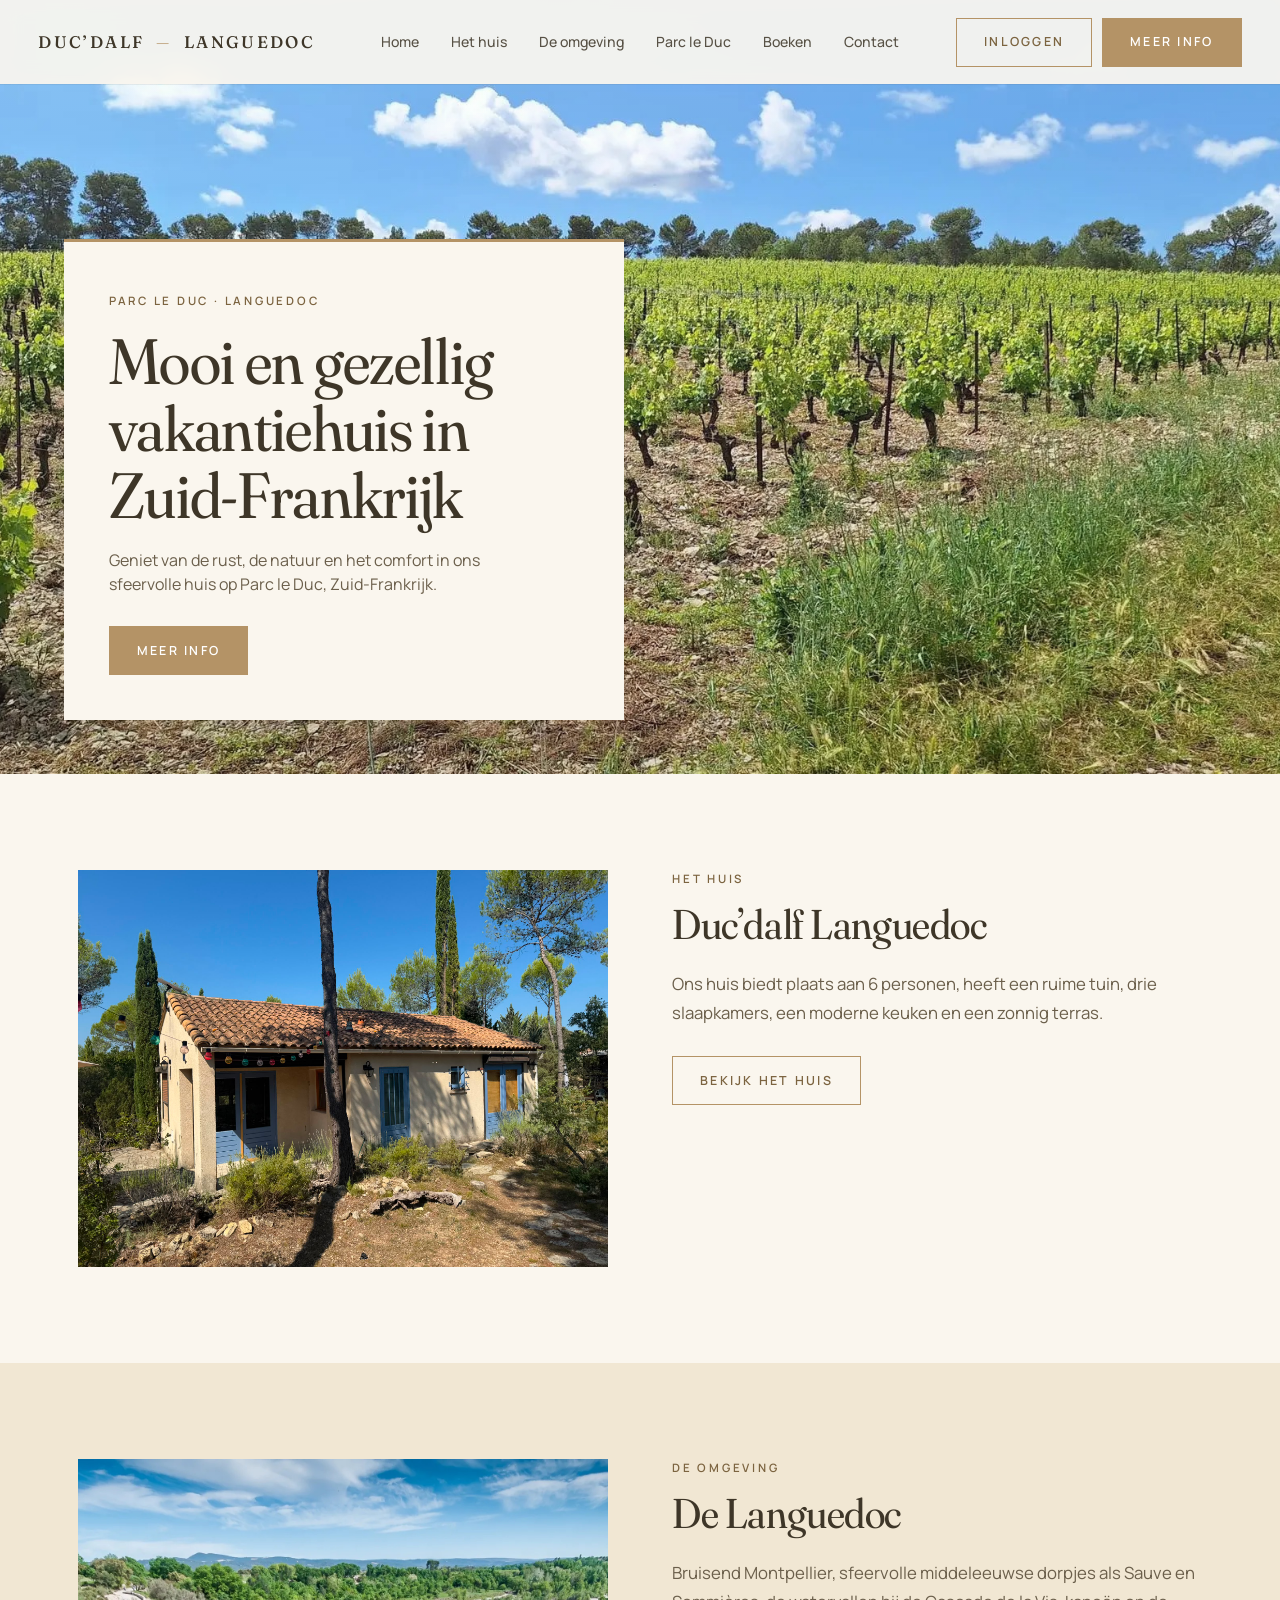
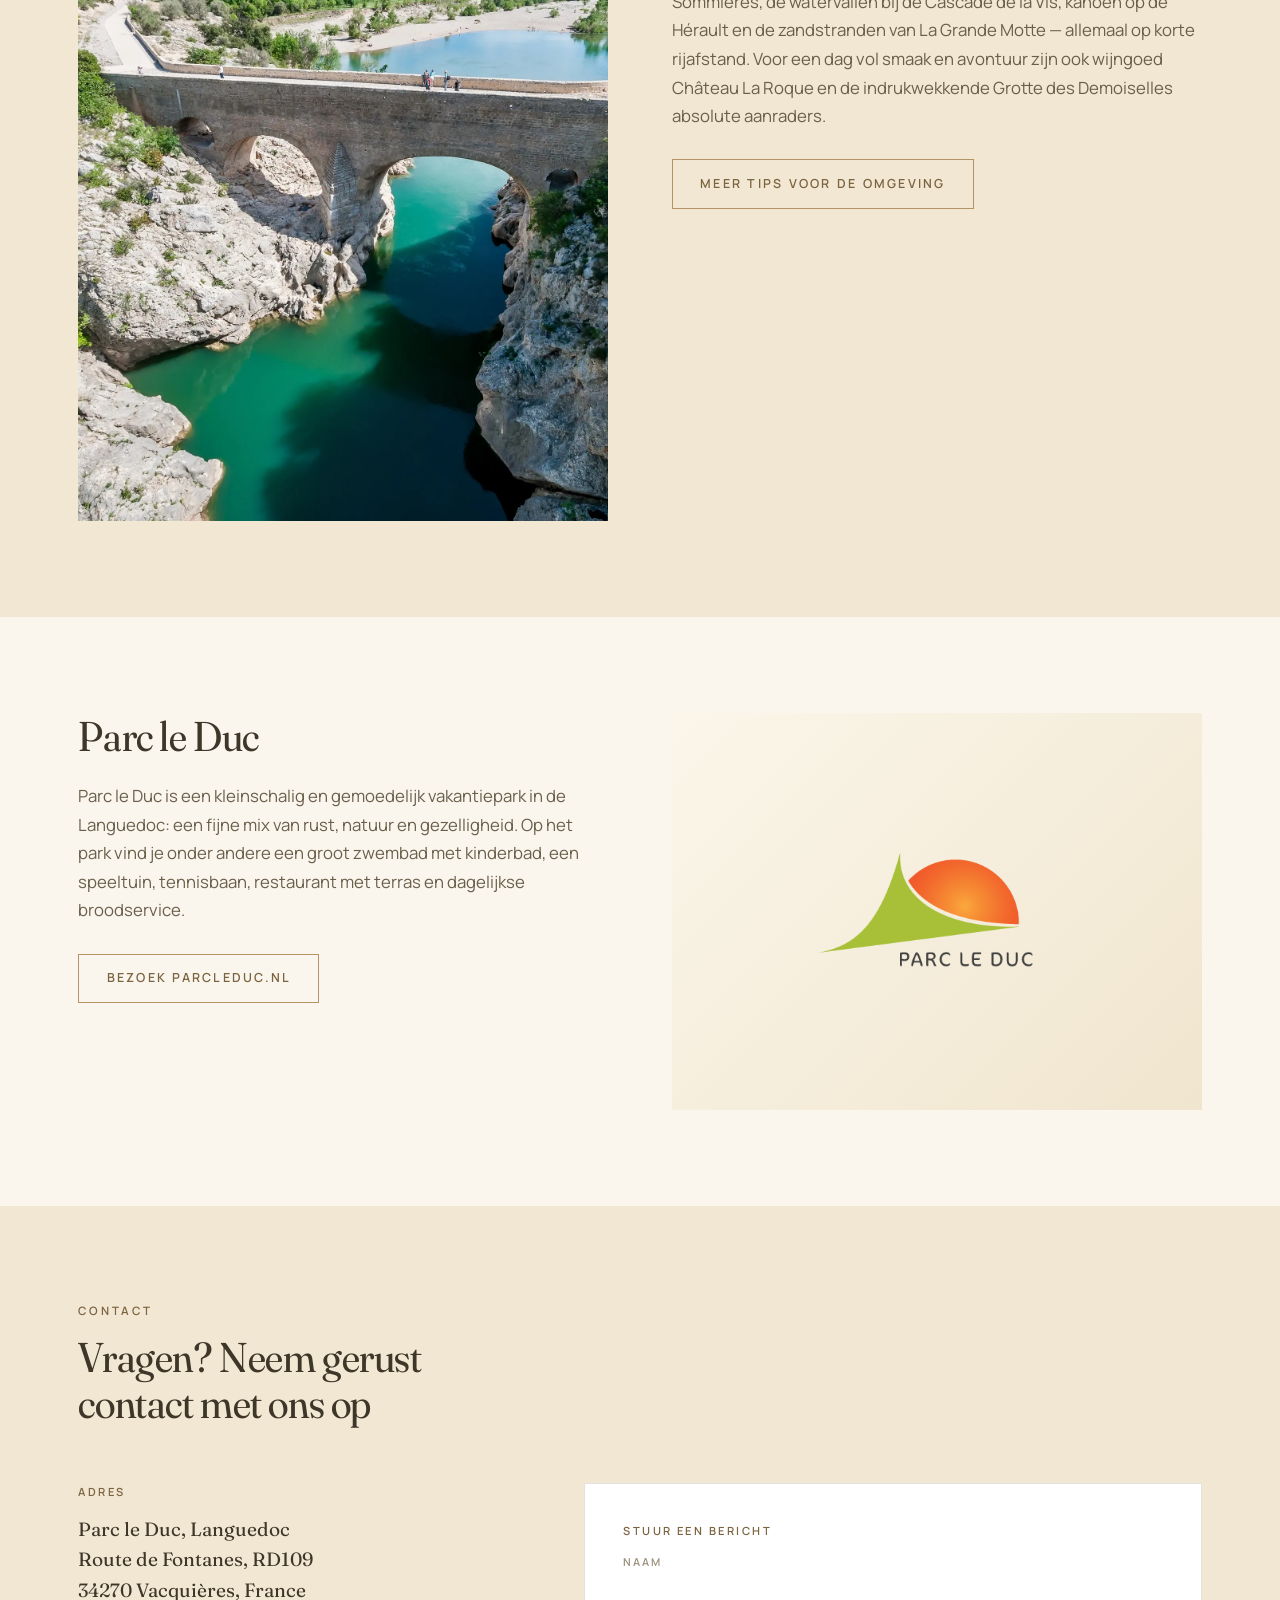
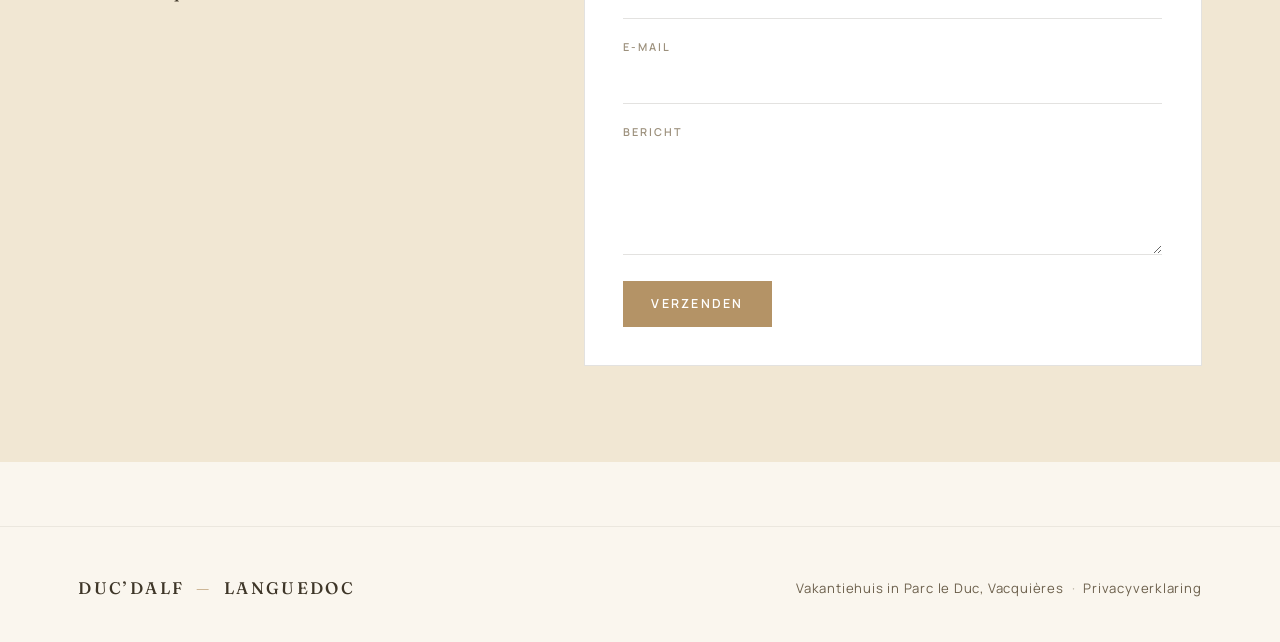
<file: index.html>
<!DOCTYPE html>
<html lang="nl">
<head>
  <script>document.write('<base href="' + (location.hostname.endsWith('.github.io') ? '/website_ducdalf/' : '/') + '">');</script>
  <meta charset="UTF-8">
  <meta name="viewport" content="width=device-width, initial-scale=1.0">
  <meta name="description" content="Mooi en gezellig vakantiehuis in Zuid-Frankrijk op Parc le Duc. Geniet van rust, natuur en comfort.">
  <meta property="og:site_name" content="Duc&rsquo;dalf Languedoc">
  <meta property="og:type" content="website">
  <meta property="og:locale" content="nl_NL">
  <meta property="og:title" content="Vakantiehuis Duc'dalf Languedoc">
  <meta property="og:description" content="Mooi en gezellig vakantiehuis in Zuid-Frankrijk op Parc le Duc. Geniet van rust, natuur en comfort.">
  <meta property="og:url" content="https://vakantiehuis-ducdalf.nl/">
  <meta property="og:image" content="https://vakantiehuis-ducdalf.nl/Foto1.jpg">
  <meta property="og:image:alt" content="Vakantiehuis Duc&rsquo;dalf op Parc le Duc">
  <meta name="twitter:card" content="summary_large_image">
  <meta name="twitter:title" content="Vakantiehuis Duc'dalf Languedoc">
  <meta name="twitter:description" content="Mooi en gezellig vakantiehuis in Zuid-Frankrijk op Parc le Duc. Geniet van rust, natuur en comfort.">
  <meta name="twitter:image" content="https://vakantiehuis-ducdalf.nl/Foto1.jpg">
  <title>Vakantiehuis Parc le Duc &mdash; Duc'dalf Languedoc</title>
  <link rel="icon" href="Foto1.jpg" type="image/jpeg">
  <link rel="apple-touch-icon" href="Foto1.jpg">
  <link rel="preconnect" href="https://fonts.googleapis.com">
  <link rel="preconnect" href="https://fonts.gstatic.com" crossorigin>
  <link rel="stylesheet" href="https://fonts.googleapis.com/css2?family=Fraunces:opsz,wght,SOFT@9..144,300..700,0..100&family=Manrope:wght@300;400;500;600;700&display=swap">
  <link rel="stylesheet" href="styles.css">
</head>
<body>

  <nav class="nav hero-over" id="nav">
    <div class="nav-inner">
      <div class="nav-brand">DUC&rsquo;DALF <span>&mdash;</span> LANGUEDOC</div>
      <div class="nav-links" id="navLinks">
        <a href="./">Home</a>
        <a href="#huis">Het huis</a>
        <a href="#omgeving">De omgeving</a>
        <a href="#park">Parc le Duc</a>
        <a href="https://verhuur.vakantiehuis-ducdalf.nl/boeken/">Boeken</a>
        <a href="#contact">Contact</a>
      </div>
      <div class="nav-cta-wrap">
        <a href="https://verhuur.vakantiehuis-ducdalf.nl" class="btn ghost" target="_blank" rel="noopener">Inloggen</a>
        <a href="huis/" class="btn">Meer info</a>
      </div>
      <button class="hamburger" id="hamburgerBtn" aria-label="Menu" aria-expanded="false">
        <span></span><span></span><span></span>
      </button>
    </div>
  </nav>

  <header class="hero" id="home">
    <div class="hero-img" style="background-image: url('vacquires.jpg');"></div>
    <div class="hero-card">
      <span class="eyebrow">Parc le Duc &middot; Languedoc</span>
      <h1>Mooi en gezellig vakantiehuis in Zuid-Frankrijk</h1>
      <p>Geniet van de rust, de natuur en het comfort in ons sfeervolle huis op Parc le Duc, Zuid-Frankrijk.</p>
      <a href="huis/" class="btn">Meer info</a>
    </div>
  </header>

  <section id="huis">
    <div class="container">
      <div class="split">
        <div class="split-media" style="aspect-ratio: auto;"><img src="Foto1.jpg" alt="Vakantiehuis Duc'dalf op Parc le Duc" style="height: auto;"></div>
        <div>
          <span class="eyebrow" style="display:block; margin-bottom:0.8rem;">Het huis</span>
          <h2>Duc&rsquo;dalf Languedoc</h2>
          <p style="margin-top:1.4rem; color: var(--ink-soft); font-size: 1.05rem; line-height:1.7;">
            Ons huis biedt plaats aan 6 personen, heeft een ruime tuin, drie slaapkamers, een moderne keuken en een zonnig terras.
          </p>
          <div style="margin-top: 1.8rem;">
            <a href="huis/" class="btn ghost">Bekijk het huis</a>
          </div>
        </div>
      </div>
    </div>
  </section>

  <section id="omgeving" class="warm">
    <div class="container">
      <div class="split">
        <div class="split-media"><img src="herault.jpg" alt="De H&eacute;rault-regio"></div>
        <div>
          <span class="eyebrow" style="display:block; margin-bottom:0.8rem;">De omgeving</span>
          <h2>De Languedoc</h2>
          <p style="margin-top:1.4rem; color: var(--ink-soft); font-size: 1.05rem; line-height:1.7;">
            Bruisend Montpellier, sfeervolle middeleeuwse dorpjes als Sauve en Sommières, de watervallen bij de Cascade de la Vis, kanoën op de Hérault en de zandstranden van La Grande Motte &mdash; allemaal op korte rijafstand. Voor een dag vol smaak en avontuur zijn ook wijngoed Château La Roque en de indrukwekkende Grotte des Demoiselles absolute aanraders.
          </p>
          <div style="margin-top: 1.8rem;">
            <a href="https://www.parcleduc.nl/er-op-uit/" target="_blank" rel="noopener" class="btn ghost">Meer tips voor de omgeving</a>
          </div>
        </div>
      </div>
    </div>
  </section>

  <section id="park">
    <div class="container">
      <div class="split">
        <div>
          <h2>Parc le Duc</h2>
          <p style="margin-top:1.4rem; color: var(--ink-soft); font-size: 1.05rem; line-height:1.7;">
            Parc le Duc is een kleinschalig en gemoedelijk vakantiepark in de Languedoc: een fijne mix van rust, natuur en gezelligheid. Op het park vind je onder andere een groot zwembad met kinderbad, een speeltuin, tennisbaan, restaurant met terras en dagelijkse broodservice.
          </p>
          <div style="margin-top: 1.8rem;">
            <a href="https://www.parcleduc.nl/" target="_blank" rel="noopener" class="btn ghost">Bezoek parcleduc.nl</a>
          </div>
        </div>
        <div class="split-media" style="aspect-ratio: 4/3; background: linear-gradient(135deg, #FBF6EA 0%, #F0E5CE 100%); display: grid; place-items: center; padding: 3rem;">
          <img src="logopld.png" alt="Parc le Duc logo" style="max-width: 70%; max-height: 70%; object-fit: contain;">
        </div>
      </div>
    </div>
  </section>

  <section id="contact" class="warm">
    <div class="container">
      <div class="section-title-row">
        <div>
          <span class="eyebrow">Contact</span>
          <h2>Vragen? Neem gerust contact met ons op</h2>
        </div>
      </div>

      <div class="adres-grid">
        <div class="adres-block">
          <div class="label">Adres</div>
          <address>
            Parc le Duc, Languedoc<br>
            Route de Fontanes, RD109<br>
            34270 Vacquières, France
          </address>
          <iframe
            src="https://www.google.com/maps?q=Parc+le+Duc,+Route+de+Fontanes,+RD109,+34270+Vacqui%C3%A8res,+France&output=embed"
            allowfullscreen="" loading="lazy" referrerpolicy="no-referrer-when-downgrade"
            title="Kaart Parc le Duc"></iframe>
        </div>

        <div class="contact-form-block">
          <div class="label">Stuur een bericht</div>
          <form autocomplete="off" method="POST" action="https://formsubmit.co/ducdalf.languedoc@gmail.com">
            <input type="hidden" name="_subject" value="Contactformulier via website" />
            <input type="hidden" name="_next" value="https://vakantiehuis-ducdalf.nl/contact/" />
            <input type="hidden" name="_captcha" value="false" />
            <input type="hidden" name="_template" value="box" />
            <div class="form-row">
              <label for="naam">Naam</label>
              <input type="text" id="naam" name="naam" required>
            </div>
            <div class="form-row">
              <label for="email">E-mail</label>
              <input type="email" id="email" name="email" required>
            </div>
            <div class="form-row">
              <label for="bericht">Bericht</label>
              <textarea id="bericht" name="bericht" rows="4" required></textarea>
            </div>
            <button type="submit" class="btn" style="margin-top:0.4rem;">Verzenden</button>
          </form>
        </div>
      </div>
    </div>
  </section>

  <footer>
    <div class="container">
      <div class="brand">DUC&rsquo;DALF <span>&mdash;</span> LANGUEDOC</div>
      <div>Vakantiehuis in Parc le Duc, Vacquières<span class="footer-sep">&middot;</span><a href="privacy/" class="footer-link">Privacyverklaring</a></div>
    </div>
  </footer>

  <script>
    const nav = document.getElementById('nav');
    function updateNav() {
      if (window.scrollY > 60) nav.classList.add('solid');
      else nav.classList.remove('solid');
    }
    updateNav();
    window.addEventListener('scroll', updateNav, { passive: true });

    function stripHash() {
      if (location.hash && history.replaceState) {
        history.replaceState(null, '', location.pathname + location.search);
      }
    }
    document.addEventListener('click', function(e) {
      const a = e.target.closest('a[href^="#"]');
      if (!a) return;
      const id = a.getAttribute('href').slice(1);
      if (!id) return;
      const target = document.getElementById(id);
      if (!target) return;
      e.preventDefault();
      target.scrollIntoView({ behavior: 'smooth', block: 'start' });
      setTimeout(stripHash, 600);
    });
    if (location.hash) {
      const id = location.hash.slice(1);
      window.addEventListener('load', function() {
        const target = document.getElementById(id);
        if (target) {
          target.scrollIntoView({ block: 'start' });
        }
        setTimeout(stripHash, 400);
      });
    }

    const hamburgerBtn = document.getElementById('hamburgerBtn');
    const navLinks = document.getElementById('navLinks');
    if (hamburgerBtn && navLinks) {
      hamburgerBtn.addEventListener('click', function() {
        navLinks.classList.toggle('open');
        const expanded = hamburgerBtn.getAttribute('aria-expanded') === 'true';
        hamburgerBtn.setAttribute('aria-expanded', !expanded);
      });
      navLinks.querySelectorAll('a').forEach(function(link) {
        link.addEventListener('click', function() {
          if (window.innerWidth <= 900) {
            navLinks.classList.remove('open');
            hamburgerBtn.setAttribute('aria-expanded', false);
          }
        });
      });
    }
  </script>
</body>
</html>
</file>
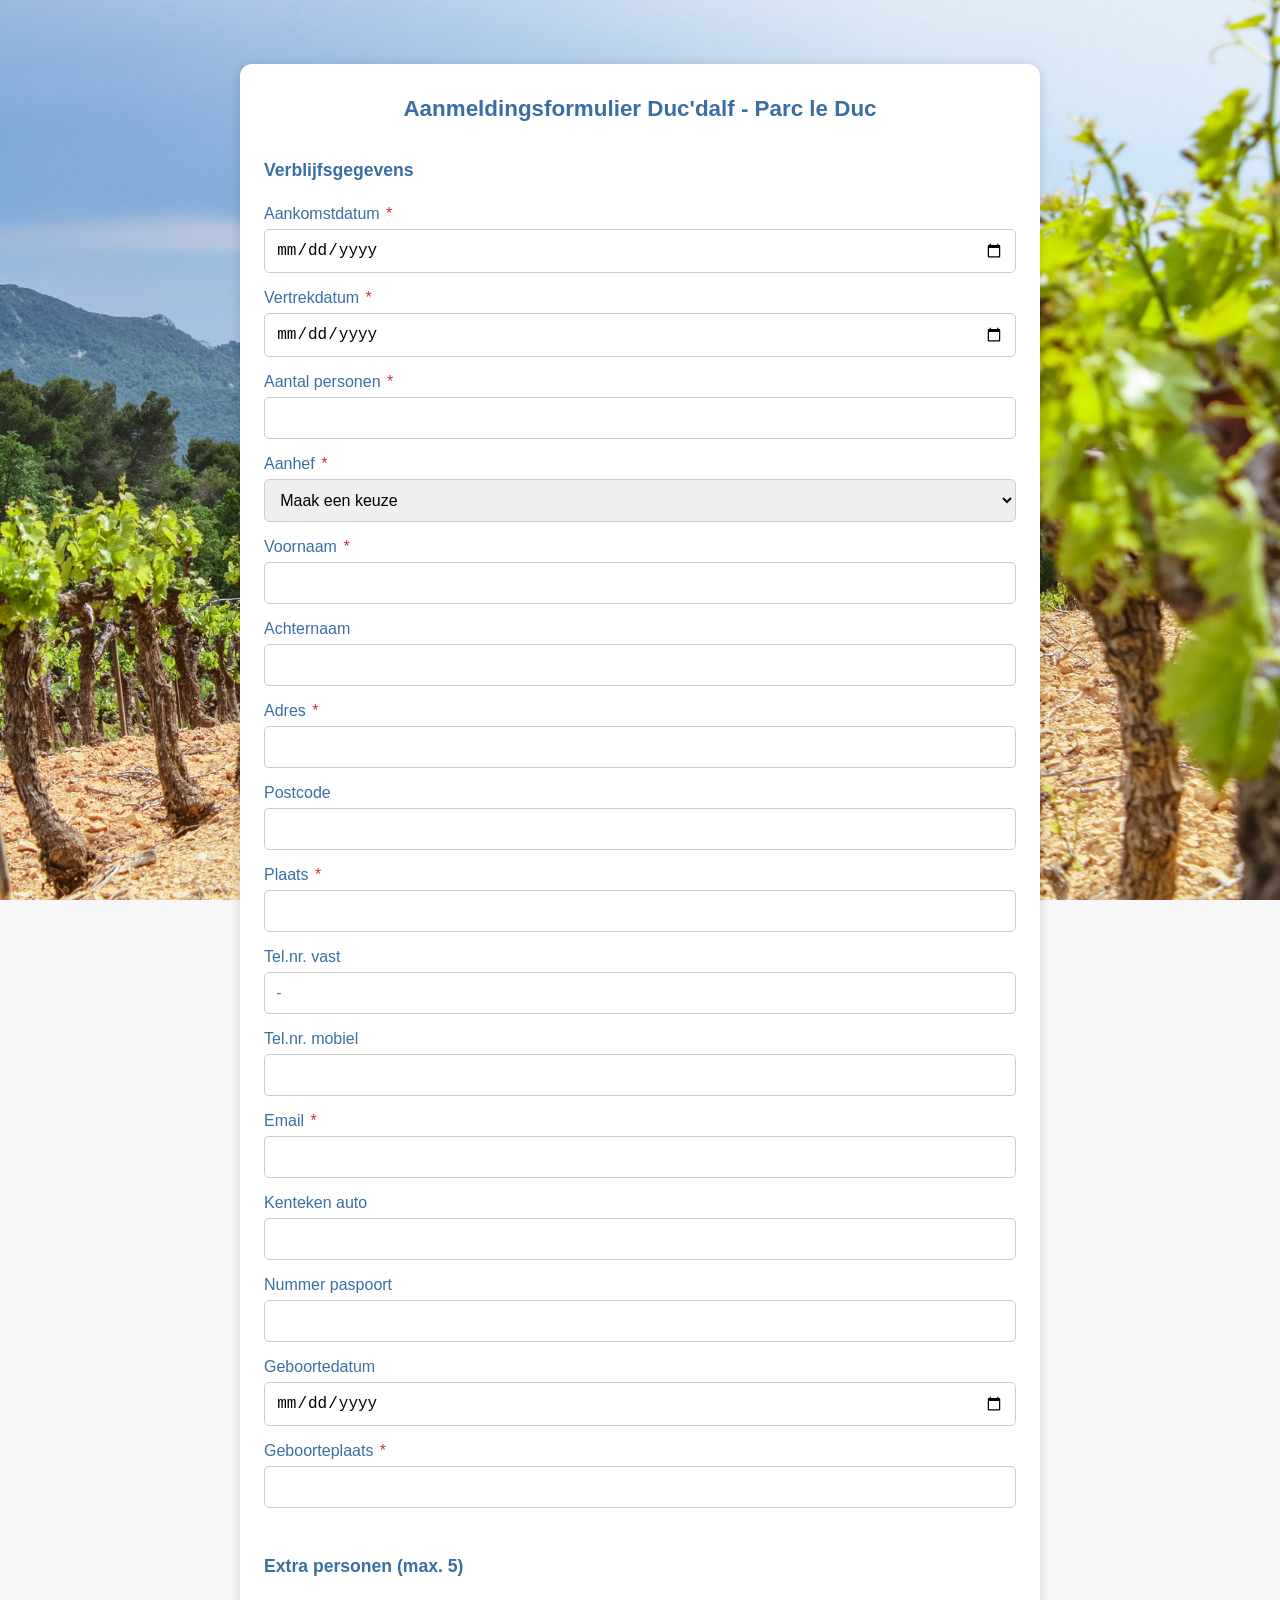
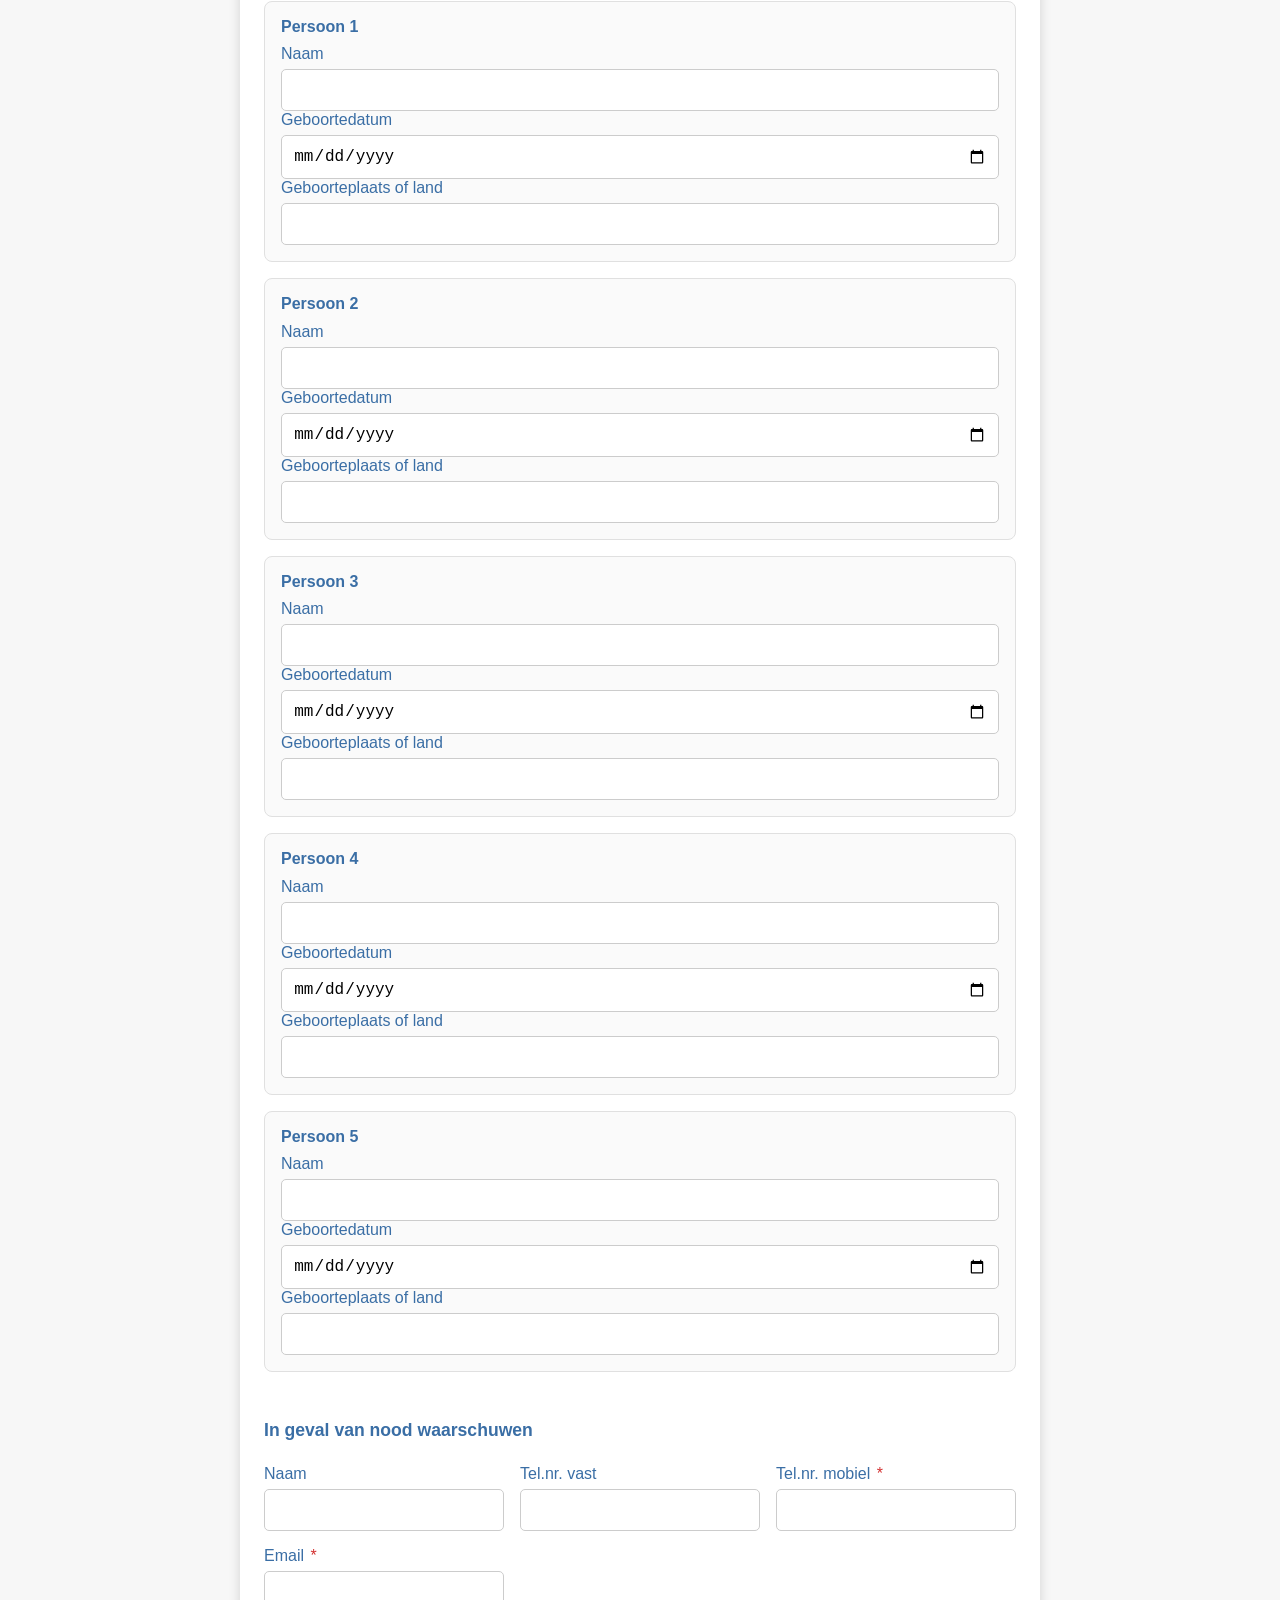
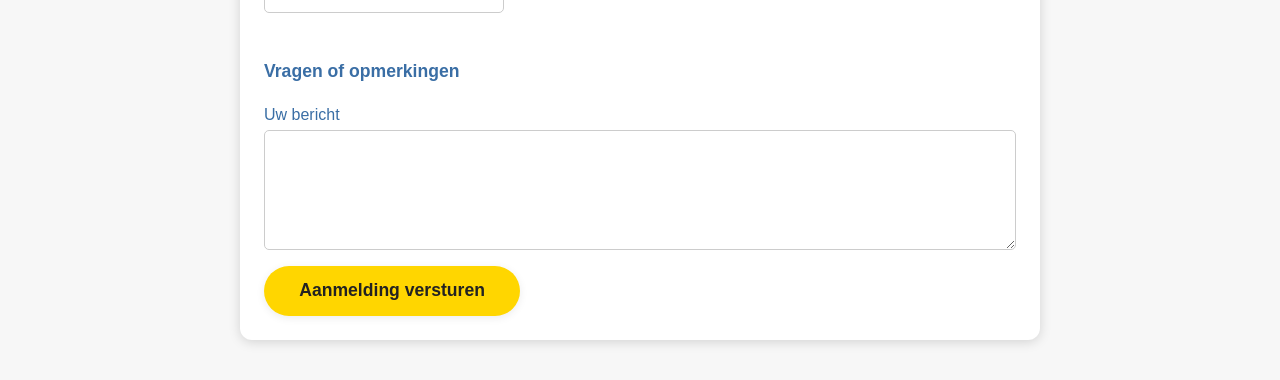
<file: aanmelden.html>
<!DOCTYPE html>
<html lang="nl">
<head>
  <meta charset="UTF-8">
  <meta name="viewport" content="width=device-width, initial-scale=1.0">
  <title>Aanmeldingsformulier Duc'dalf - Parc le Duc</title>
  <link rel="icon" href="/Huis1.jpg" type="image/jpeg">
  <link rel="apple-touch-icon" href="/Huis1.jpg">
  <style>
    body {
      font-family: 'Segoe UI', Tahoma, Geneva, Verdana, sans-serif;
      background: #f7f7f7 url('wijn.jpg') center center / cover no-repeat fixed;
      color: #222;
      margin: 0;
      padding: 0;
      display: flex;
      align-items: center;
      justify-content: center;
      min-height: 100vh;
    }
    .form-wrapper {
      background: #fff;
      border-radius: 12px;
      box-shadow: 0 2px 12px rgba(0,0,0,0.15);
      max-width: 800px;
      width: 95vw;
      padding: 2rem 1.5rem 1.5rem 1.5rem;
      margin: 4rem auto 2rem;
      box-sizing: border-box;
    }
    .form-wrapper h1 {
      margin: 0 0 0.4rem;
      color: #3a6ea5;
      font-size: 1.4rem;
      text-align: center;
    }
    .form-wrapper h2 {
      margin: 2rem 0 0.5rem;
      font-size: 1.1rem;
      color: #3a6ea5;
    }
    .registration-form {
      display: grid;
      gap: 1rem;
    }
    .field-group {
      display: flex;
      flex-direction: column;
    }
    .field-group label {
      font-weight: 500;
      color: #3a6ea5;
      margin-bottom: 0.35rem;
    }
    .field-group label .required {
      color: #d32f2f;
      margin-left: 2px;
    }
    .field-group input,
    .field-group select,
    .field-group textarea {
      padding: 0.7rem;
      border: 1px solid #ccc;
      border-radius: 5px;
      font-size: 1rem;
      box-sizing: border-box;
    }
    .section-grid {
      display: grid;
      gap: 1rem;
    }
    .section-grid.two-column {
      grid-template-columns: repeat(auto-fit, minmax(220px, 1fr));
    }
    .section-grid.single-column {
      grid-template-columns: 1fr;
    }
    .extra-person {
      border: 1px solid #e0e0e0;
      border-radius: 8px;
      padding: 1rem;
      background: #fafafa;
    }
    .extra-person h3 {
      margin: 0 0 0.6rem;
      font-size: 1rem;
      color: #3a6ea5;
    }
    textarea {
      min-height: 120px;
      resize: vertical;
    }
    .submit-btn {
      background: #ffd600;
      color: #222;
      border: none;
      padding: 0.9rem 2.2rem;
      font-size: 1.1rem;
      border-radius: 25px;
      cursor: pointer;
      font-weight: bold;
      box-shadow: 0 2px 8px rgba(0,0,0,0.08);
      transition: background 0.2s;
      justify-self: flex-start;
    }
    .submit-btn:hover {
      background: #ffe066;
    }
    @media (max-width: 768px) {
      body {
        background: #f7f7f7;
        align-items: flex-start;
        justify-content: flex-start;
        padding: 1rem 0.75rem 1.5rem;
        min-height: 100vh;
      }
      .form-wrapper {
        margin: 0 auto;
        width: 100%;
        max-width: 100%;
      }
    }
  </style>
</head>
<body>
  <div class="form-wrapper">
    <h1>Aanmeldingsformulier Duc'dalf - Parc le Duc</h1>
    <form class="registration-form" id="aanmeldingForm" action="https://formsubmit.co/ducdalf.languedoc@gmail.com" method="POST" autocomplete="off">
      <input type="hidden" name="_subject" value="Nieuwe huurder-aanmelding Duc'dalf" />
      <input type="hidden" name="_template" value="table" />
      <input type="hidden" name="_captcha" value="false" />
      <input type="hidden" name="_next" value="https://vakantiehuis-ducdalf.nl/aanmeldingvoltooid/" />

      <h2>Verblijfsgegevens</h2>
      <div class="section-grid single-column">
        <div class="field-group">
          <label for="aankomstdatum">Aankomstdatum <span class="required">*</span></label>
          <input type="date" id="aankomstdatum" name="aankomstdatum" required>
        </div>
        <div class="field-group">
          <label for="vertrekdatum">Vertrekdatum <span class="required">*</span></label>
          <input type="date" id="vertrekdatum" name="vertrekdatum" required>
        </div>
        <div class="field-group">
          <label for="personen">Aantal personen <span class="required">*</span></label>
          <input type="number" id="personen" name="aantal_personen" min="1" max="6" required>
        </div>
        <div class="field-group">
          <label for="aanhef">Aanhef <span class="required">*</span></label>
          <select id="aanhef" name="aanhef" required>
            <option value="">Maak een keuze</option>
            <option value="Dhr.">Dhr.</option>
            <option value="Mevr.">Mevr.</option>
          </select>
        </div>
        <div class="field-group">
          <label for="voornaam">Voornaam <span class="required">*</span></label>
          <input type="text" id="voornaam" name="voornaam" required>
        </div>
        <div class="field-group">
          <label for="achternaam">Achternaam</label>
          <input type="text" id="achternaam" name="achternaam" required>
        </div>
        <div class="field-group">
          <label for="adres">Adres <span class="required">*</span></label>
          <input type="text" id="adres" name="adres" required>
        </div>
        <div class="field-group">
          <label for="postcode">Postcode</label>
          <input type="text" id="postcode" name="postcode" required>
        </div>
        <div class="field-group">
          <label for="plaats">Plaats <span class="required">*</span></label>
          <input type="text" id="plaats" name="plaats" required>
        </div>
        <div class="field-group">
          <label for="vast">Tel.nr. vast</label>
          <input type="text" id="vast" name="telefoon_vast" placeholder="-">
        </div>
        <div class="field-group">
          <label for="mobiel">Tel.nr. mobiel</label>
          <input type="text" id="mobiel" name="telefoon_mobiel" required>
        </div>
        <div class="field-group">
          <label for="email">Email <span class="required">*</span></label>
          <input type="email" id="email" name="email" required>
        </div>
        <div class="field-group">
          <label for="kenteken">Kenteken auto</label>
          <input type="text" id="kenteken" name="kenteken_auto">
        </div>
        <div class="field-group">
          <label for="paspoort">Nummer paspoort</label>
          <input type="text" id="paspoort" name="nummer_paspoort">
        </div>
        <div class="field-group">
          <label for="geboortedatum">Geboortedatum</label>
          <input type="date" id="geboortedatum" name="geboortedatum" required>
        </div>
        <div class="field-group">
          <label for="geboorteplaats">Geboorteplaats <span class="required">*</span></label>
          <input type="text" id="geboorteplaats" name="geboorteplaats" required>
        </div>
      </div>

      <h2>Extra personen (max. 5)</h2>
      <div class="section-grid">
        <div class="extra-person">
          <h3>Persoon 1</h3>
          <div class="field-group">
            <label for="extra1_naam">Naam</label>
            <input type="text" id="extra1_naam" name="extra_persoon_1_naam">
          </div>
          <div class="field-group">
            <label for="extra1_geboortedatum">Geboortedatum</label>
            <input type="date" id="extra1_geboortedatum" name="extra_persoon_1_geboortedatum">
          </div>
          <div class="field-group">
            <label for="extra1_geboorteplaats">Geboorteplaats of land</label>
            <input type="text" id="extra1_geboorteplaats" name="extra_persoon_1_geboorteplaats">
          </div>
        </div>
        <div class="extra-person">
          <h3>Persoon 2</h3>
          <div class="field-group">
            <label for="extra2_naam">Naam</label>
            <input type="text" id="extra2_naam" name="extra_persoon_2_naam">
          </div>
          <div class="field-group">
            <label for="extra2_geboortedatum">Geboortedatum</label>
            <input type="date" id="extra2_geboortedatum" name="extra_persoon_2_geboortedatum">
          </div>
          <div class="field-group">
            <label for="extra2_geboorteplaats">Geboorteplaats of land</label>
            <input type="text" id="extra2_geboorteplaats" name="extra_persoon_2_geboorteplaats">
          </div>
        </div>
        <div class="extra-person">
          <h3>Persoon 3</h3>
          <div class="field-group">
            <label for="extra3_naam">Naam</label>
            <input type="text" id="extra3_naam" name="extra_persoon_3_naam">
          </div>
          <div class="field-group">
            <label for="extra3_geboortedatum">Geboortedatum</label>
            <input type="date" id="extra3_geboortedatum" name="extra_persoon_3_geboortedatum">
          </div>
          <div class="field-group">
            <label for="extra3_geboorteplaats">Geboorteplaats of land</label>
            <input type="text" id="extra3_geboorteplaats" name="extra_persoon_3_geboorteplaats">
          </div>
        </div>
        <div class="extra-person">
          <h3>Persoon 4</h3>
          <div class="field-group">
            <label for="extra4_naam">Naam</label>
            <input type="text" id="extra4_naam" name="extra_persoon_4_naam">
          </div>
          <div class="field-group">
            <label for="extra4_geboortedatum">Geboortedatum</label>
            <input type="date" id="extra4_geboortedatum" name="extra_persoon_4_geboortedatum">
          </div>
          <div class="field-group">
            <label for="extra4_geboorteplaats">Geboorteplaats of land</label>
            <input type="text" id="extra4_geboorteplaats" name="extra_persoon_4_geboorteplaats">
          </div>
        </div>
        <div class="extra-person">
          <h3>Persoon 5</h3>
          <div class="field-group">
            <label for="extra5_naam">Naam</label>
            <input type="text" id="extra5_naam" name="extra_persoon_5_naam">
          </div>
          <div class="field-group">
            <label for="extra5_geboortedatum">Geboortedatum</label>
            <input type="date" id="extra5_geboortedatum" name="extra_persoon_5_geboortedatum">
          </div>
          <div class="field-group">
            <label for="extra5_geboorteplaats">Geboorteplaats of land</label>
            <input type="text" id="extra5_geboorteplaats" name="extra_persoon_5_geboorteplaats">
          </div>
        </div>
      </div>

      <h2>In geval van nood waarschuwen</h2>
      <div class="section-grid two-column">
        <div class="field-group">
          <label for="nood_naam">Naam</label>
          <input type="text" id="nood_naam" name="noodcontact_naam" required>
        </div>
        <div class="field-group">
          <label for="nood_vast">Tel.nr. vast</label>
          <input type="text" id="nood_vast" name="noodcontact_telefoon_vast">
        </div>
        <div class="field-group">
          <label for="nood_mobiel">Tel.nr. mobiel <span class="required">*</span></label>
          <input type="text" id="nood_mobiel" name="noodcontact_telefoon_mobiel" required>
        </div>
        <div class="field-group">
          <label for="nood_email">Email <span class="required">*</span></label>
          <input type="email" id="nood_email" name="noodcontact_email" required>
        </div>
      </div>

      <h2>Vragen of opmerkingen</h2>
      <div class="field-group">
        <label for="opmerkingen">Uw bericht</label>
        <textarea id="opmerkingen" name="opmerkingen"></textarea>
      </div>

      <button type="submit" class="submit-btn">Aanmelding versturen</button>
    </form>
  </div>
  <script>
    document.getElementById('aanmeldingForm').addEventListener('submit', function(e) {
      const form = this;
      const submitBtn = form.querySelector('.submit-btn');
      const originalText = submitBtn.textContent;
      
      // Disable button tijdens verzenden om dubbele submits te voorkomen
      submitBtn.disabled = true;
      submitBtn.textContent = 'Verzenden...';
      
      // Laat de normale form submit doorgaan - dit werkt betrouwbaarder op mobiel
      // De _next parameter zorgt ervoor dat de gebruiker naar de juiste pagina wordt doorgestuurd
    });
  </script>
</body>
</html>
</file>
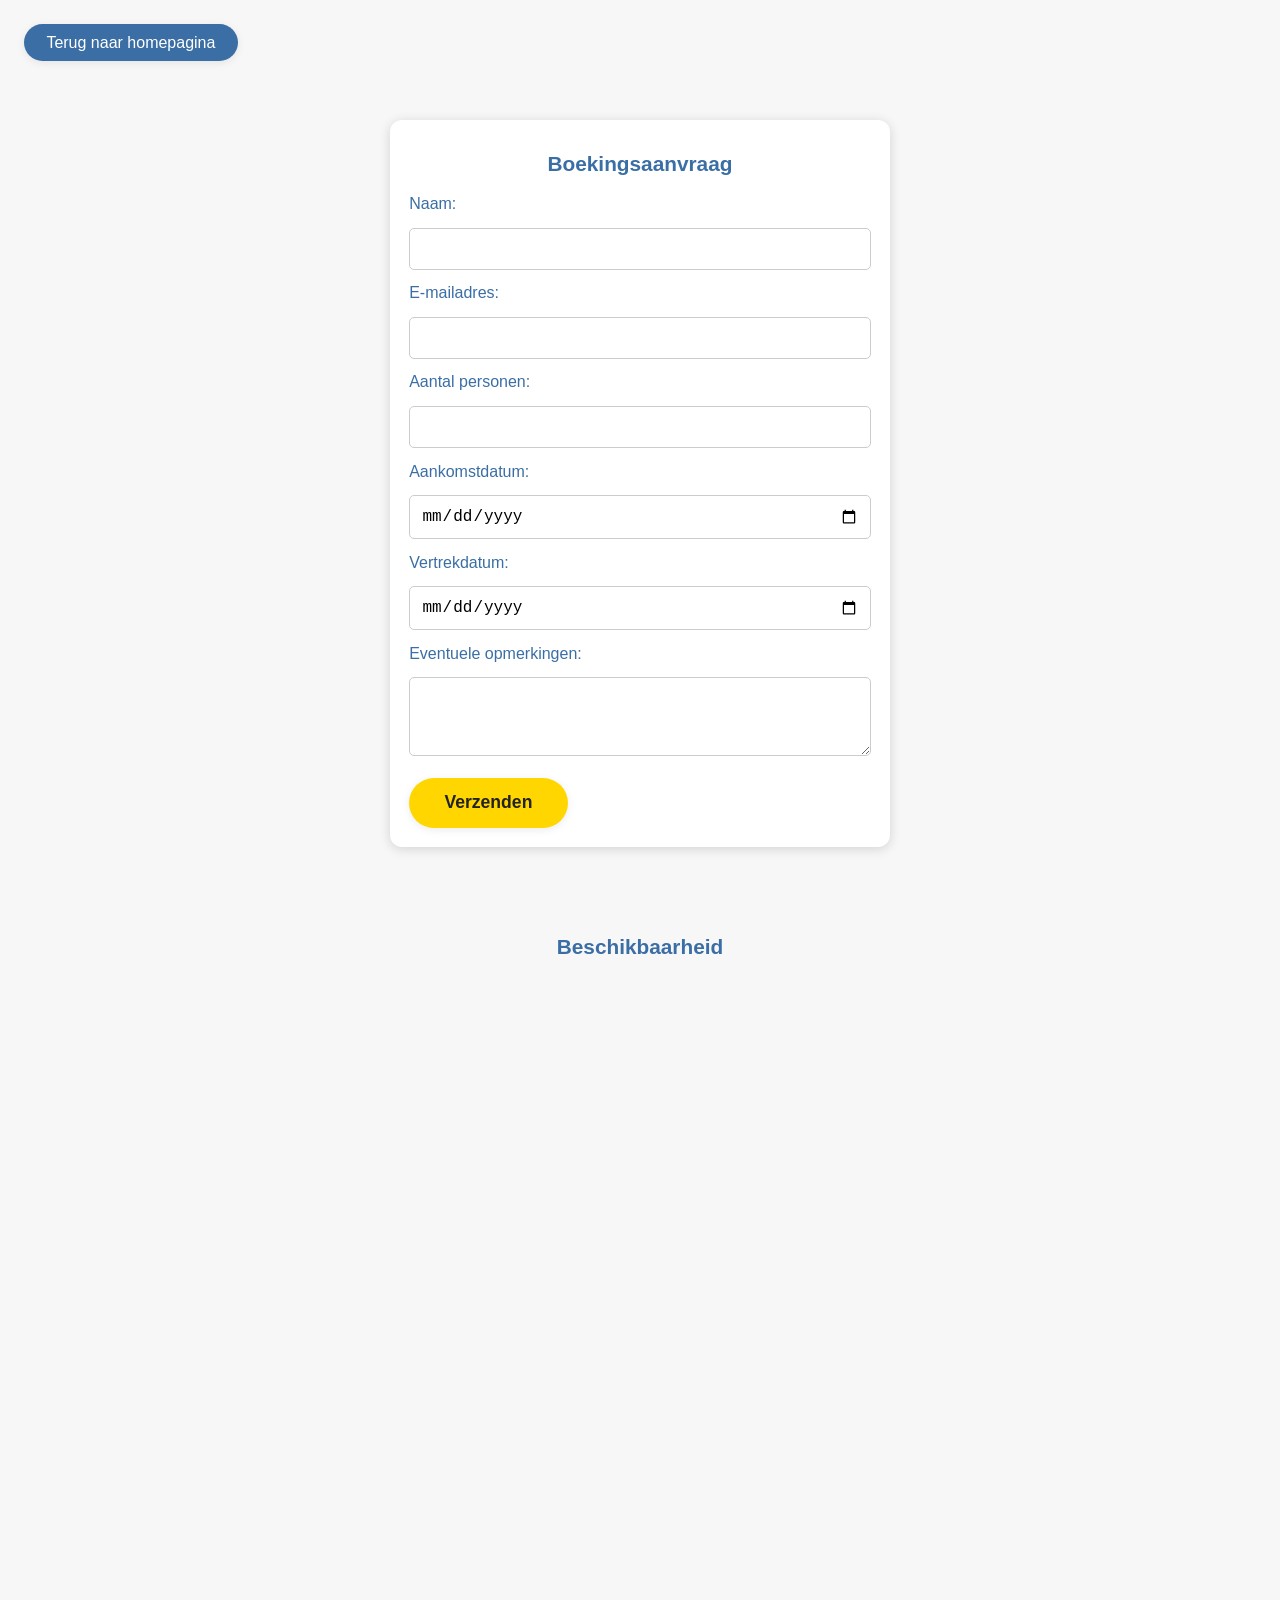
<file: boeken.html>
<!DOCTYPE html>
<html lang="nl">
<head>
  <meta charset="UTF-8">
  <meta name="viewport" content="width=device-width, initial-scale=1.0">
  <title>Boekingsaanvraag | Duc'dalf Languedoc</title>
  <link rel="icon" href="/Huis1.jpg" type="image/jpeg">
  <link rel="apple-touch-icon" href="/Huis1.jpg">
  <style>
    body {
      font-family: 'Segoe UI', Tahoma, Geneva, Verdana, sans-serif;
      background: #f7f7f7;
      color: #222;
      margin: 0;
      padding: 0;
      display: flex;
      align-items: center;
      justify-content: center;
      min-height: 100vh;
    }
    .booking-form-container {
      background: #fff;
      border-radius: 12px;
      box-shadow: 0 2px 12px rgba(0,0,0,0.15);
      max-width: 400px;
      width: 95vw;
      padding: 2rem 1.2rem 1.2rem 1.2rem;
      margin: 2rem auto;
    }
    .booking-form-container h2 {
      margin-top: 0;
      color: #3a6ea5;
      font-size: 1.3rem;
      text-align: center;
    }
    .booking-form {
      display: flex;
      flex-direction: column;
      gap: 0.7rem;
      margin-top: 1.2rem;
    }
    .booking-form label {
      font-weight: 500;
      color: #3a6ea5;
      margin-bottom: 0.2rem;
    }
    .booking-form input,
    .booking-form textarea {
      padding: 0.7rem;
      border: 1px solid #ccc;
      border-radius: 5px;
      font-size: 1rem;
      margin-bottom: 0.2rem;
      box-sizing: border-box;
    }
    .booking-form button.booking-btn {
      background: #ffd600;
      color: #222;
      border: none;
      padding: 0.9rem 2.2rem;
      font-size: 1.1rem;
      border-radius: 25px;
      cursor: pointer;
      font-weight: bold;
      box-shadow: 0 2px 8px rgba(0,0,0,0.08);
      transition: background 0.2s;
      margin-top: 0.5rem;
      width: fit-content;
      align-self: flex-start;
    }
    .booking-form button.booking-btn:hover {
      background: #ffe066;
    }
  </style>
</head>
<body>
  <a href="/" class="back-to-home">Terug naar homepagina</a>
  <div class="booking-flex-container" style="margin-top: 5.5rem;">
    <div class="booking-form-container">
      <h2>Boekingsaanvraag</h2>
      <form class="booking-form" action="https://formsubmit.co/ducdalf.languedoc@gmail.com" method="POST">
        <input type="hidden" name="_subject" value="Nieuwe boeking Duc'dalf" />
        <input type="hidden" name="_next" value="https://vakantiehuis-ducdalf.nl/bedankt/" />
        <input type="hidden" name="_captcha" value="false" />
        <input type="hidden" name="_template" value="box" />
        <label for="boeknaam">Naam:</label>
        <input type="text" id="boeknaam" name="naam" required>
        <label for="boekemail">E-mailadres:</label>
        <input type="email" id="boekemail" name="email" required>
        <label for="boekpersonen">Aantal personen:</label>
        <input type="number" id="boekpersonen" name="aantal_personen" min="1" max="6" required>
        <label for="boekaankomst">Aankomstdatum:</label>
        <input type="date" id="boekaankomst" name="aankomstdatum" required>
        <label for="boekvertrek">Vertrekdatum:</label>
        <input type="date" id="boekvertrek" name="vertrekdatum" required>
        <label for="boekopmerkingen">Eventuele opmerkingen:</label>
        <textarea id="boekopmerkingen" name="opmerkingen" rows="3"></textarea>
        <button type="submit" class="booking-btn">Verzenden</button>
      </form>
      <!-- Na verzenden wordt u direct teruggestuurd naar de homepage. -->
    </div>
    <div class="calendar-container">
      <h2 class="calendar-title">Beschikbaarheid</h2>
      <div class="calendar-iframe-wrapper">
        <iframe 
          src="https://calendar.google.com/calendar/embed?src=ducdalf.languedoc%40gmail.com&ctz=Europe%2FAmsterdam&showTitle=0&showPrint=0&showTabs=0&showCalendars=0&showTz=0" 
          style="border: 0" 
          width="800" 
          height="600" 
          frameborder="0" 
          scrolling="no">
        </iframe>
        <div class="calendar-footer-cover"></div>
      </div>
    </div>
  </div>
  <style>
    .booking-flex-container {
      display: flex;
      gap: 1.5rem;
      justify-content: center;
      align-items: flex-start;
      flex-wrap: wrap;
      margin: 2rem auto;
      max-width: 1200px;
      width: min(94vw, 1200px);
    }
    .calendar-container {
      background: none;
      border-radius: 0;
      box-shadow: none;
      padding: 0;
      margin: 2rem auto;
      max-width: 800px;
      width: 100%;
      box-sizing: border-box;
    }
    .calendar-container iframe {
      width: 100%;
      height: 580px;
    }
    .booking-form-container {
      min-width: 320px;
      max-width: 500px;
      width: 100%;
      box-sizing: border-box;
    }
    .calendar-title {
      margin-top: 0;
      color: #3a6ea5;
      font-size: 1.3rem;
      text-align: center;
      font-family: 'Segoe UI', Tahoma, Geneva, Verdana, sans-serif;
    }
    .calendar-iframe-wrapper {
      position: relative;
      width: 100%;
      padding-top: 75%;
      max-width: 800px;
    }
    .calendar-iframe-wrapper iframe {
      position: absolute;
      top: 0;
      left: 0;
      display: block;
      width: 100%;
      height: 100%;
    }
    .calendar-footer-cover {
      position: absolute;
      left: 0;
      bottom: -4px;
      width: 100%;
      height: 40px;
      background: #f7f7f7;
      z-index: 2;
      pointer-events: none;
    }
    .back-to-home {
      position: absolute;
      top: 1.5rem;
      left: 1.5rem;
      display: inline-block;
      padding: 0.6rem 1.4rem;
      background: #3a6ea5;
      color: #fff;
      border-radius: 25px;
      text-decoration: none;
      font-size: 1rem;
      font-family: 'Segoe UI', Tahoma, Geneva, Verdana, sans-serif;
      font-weight: 500;
      box-shadow: 0 2px 8px rgba(0,0,0,0.08);
      transition: background 0.2s;
      white-space: nowrap;
      z-index: 10;
    }
    .back-to-home:hover {
      background: #285080;
    }
    @media (max-width: 900px) {
      body {
        padding: 1rem 0.5rem 2rem;
      }
      .booking-flex-container {
        flex-direction: column;
        align-items: stretch;
        width: min(96vw, 640px);
      }
      .calendar-container {
        margin-top: 1rem;
      }
      .calendar-iframe-wrapper {
        padding-top: 90%;
      }
    }
    @media (max-width: 600px) {
      body {
        padding: 1rem 0.75rem 2.5rem;
      }
      .back-to-home {
        left: 50%;
        transform: translateX(-50%);
        top: 1rem;
      }
      .booking-flex-container {
        width: 100%;
        margin-top: 4rem;
      }
      .booking-form-container {
        padding: 1.5rem 1rem 1rem;
      }
      .calendar-iframe-wrapper {
        padding-top: 115%;
      }
      .calendar-container iframe {
        height: auto;
      }
    }
  </style>
</body>
</html>
</file>
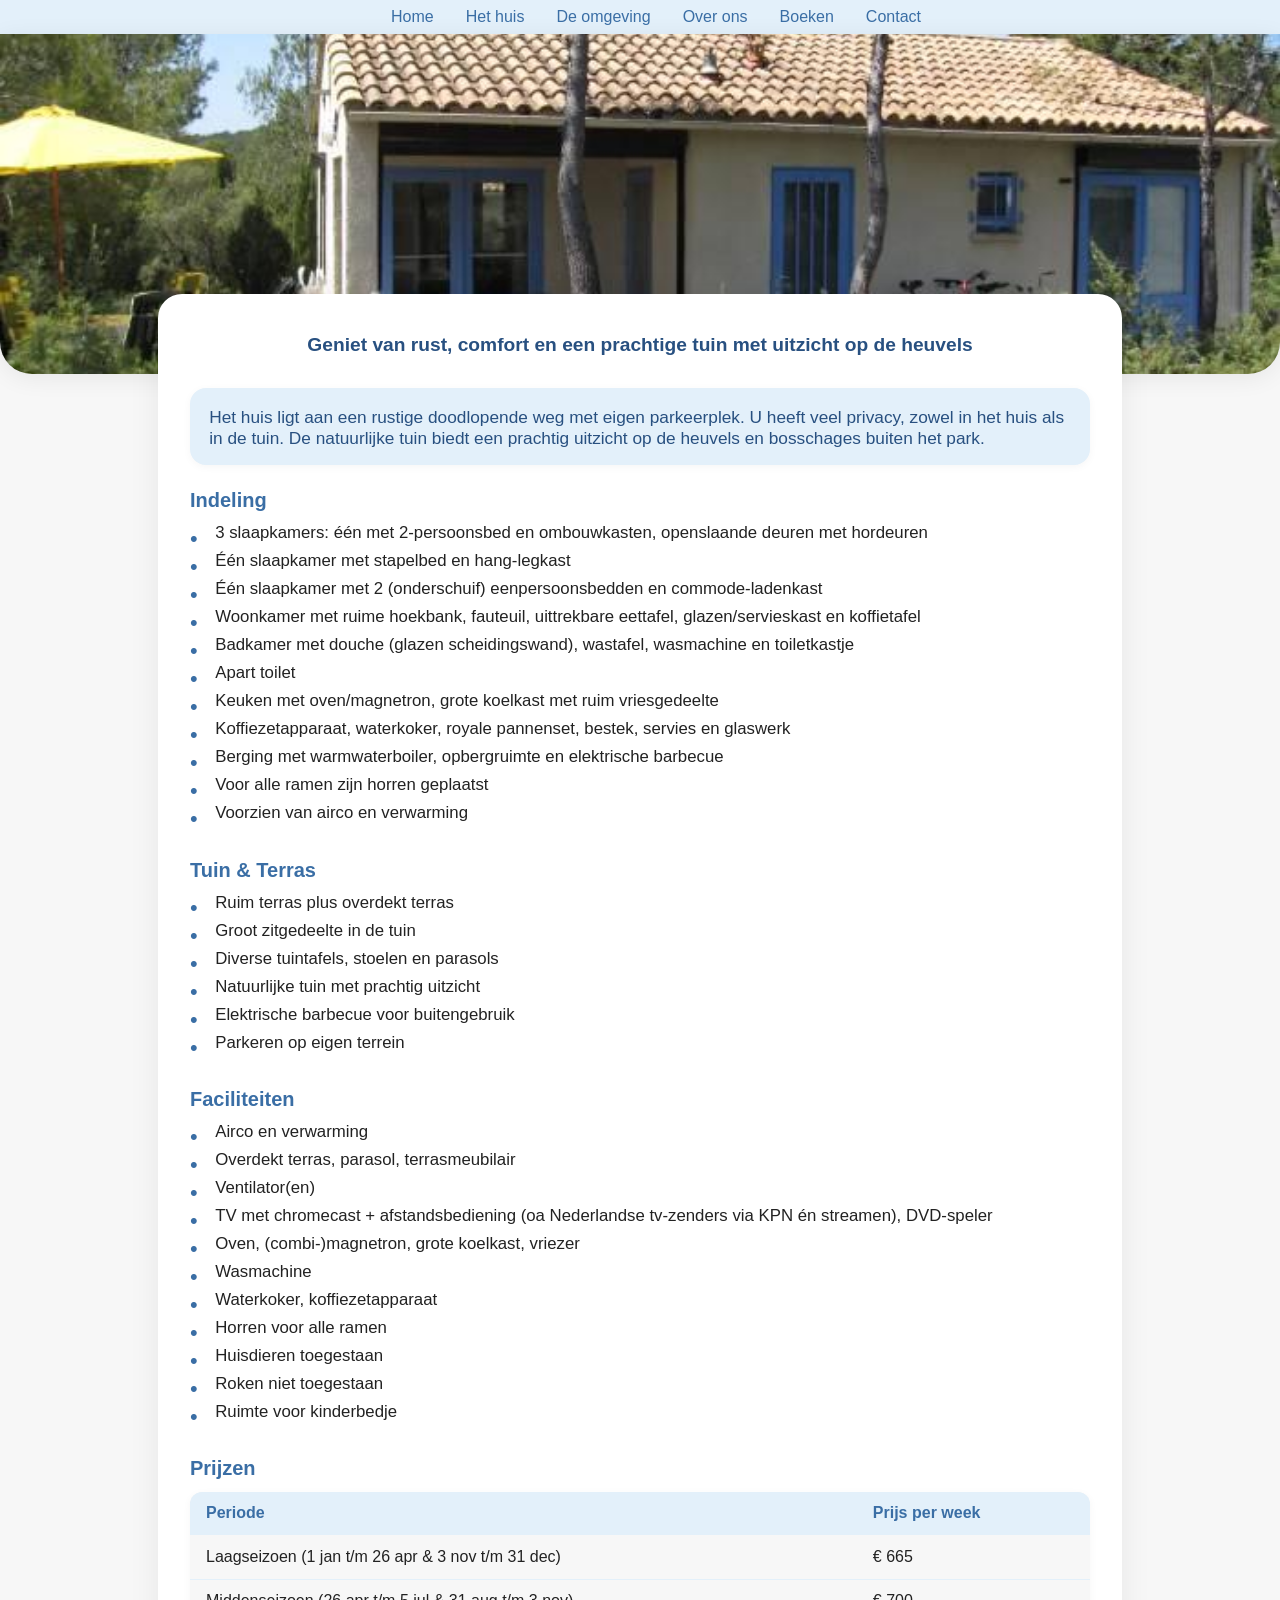
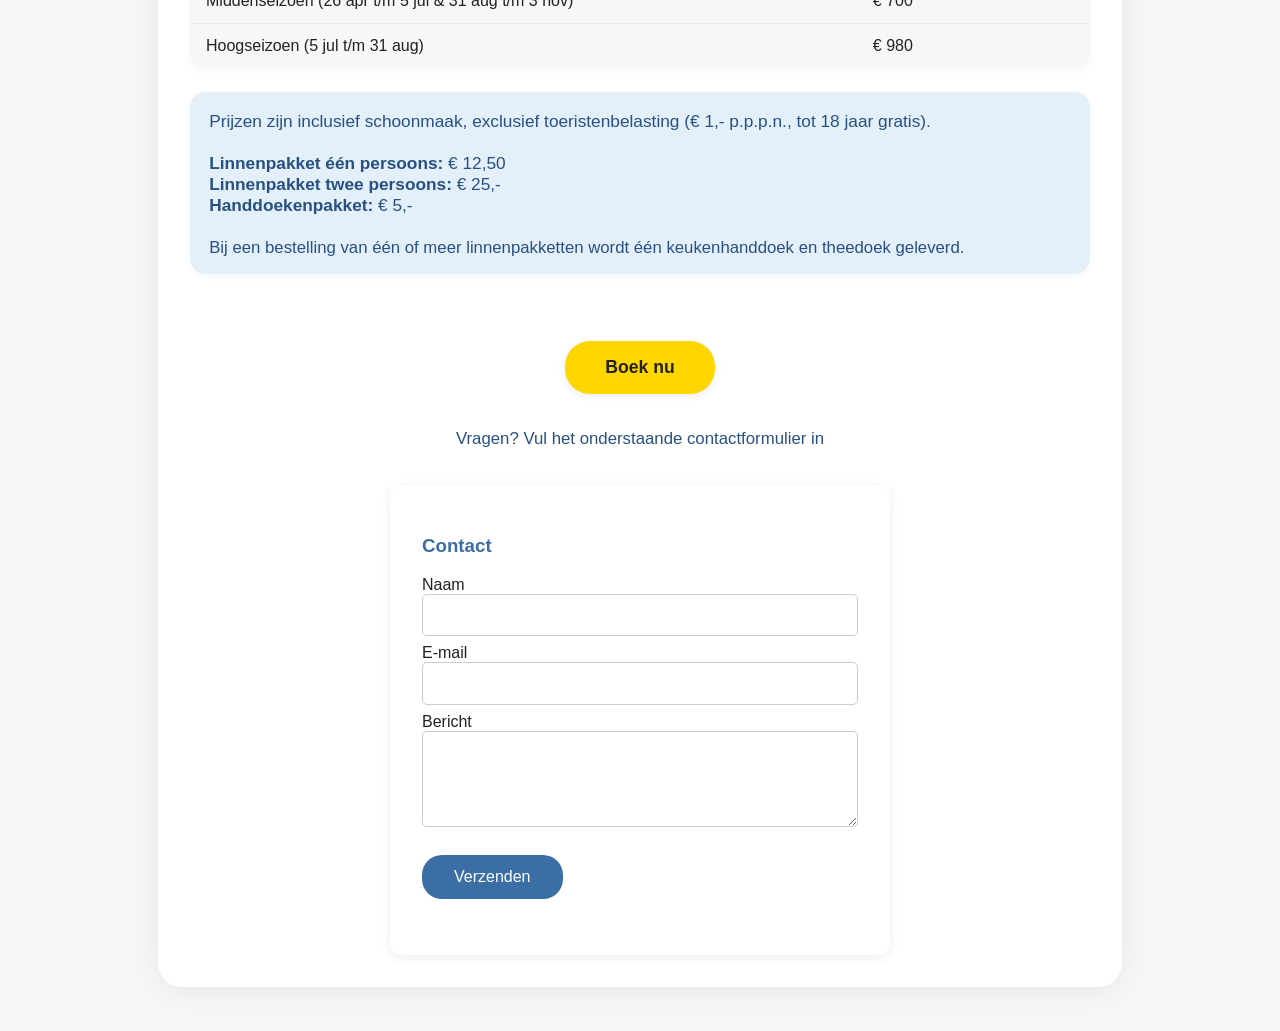
<file: huis.html>
<!DOCTYPE html>
<html lang="nl">
<head>
  <meta charset="UTF-8">
  <meta name="viewport" content="width=device-width, initial-scale=1.0">
  <title>Het huis | Duc'dalf Languedoc</title>
  <link rel="icon" href="/Huis1.jpg" type="image/jpeg">
  <link rel="apple-touch-icon" href="/Huis1.jpg">
  <style>
    body {
      font-family: 'Segoe UI', Tahoma, Geneva, Verdana, sans-serif;
      background: #f7f7f7;
      color: #222;
      margin: 0;
      padding: 0;
    }
    .hero-image {
      width: 100vw;
      max-height: 340px;
      object-fit: cover;
      display: block;
      margin: 0 auto;
      border-bottom-left-radius: 32px;
      border-bottom-right-radius: 32px;
      box-shadow: 0 4px 24px rgba(0,0,0,0.07);
    }
    .main-content {
      max-width: 900px;
      margin: -80px auto 2.5rem auto;
      background: #fff;
      border-radius: 24px;
      box-shadow: 0 4px 32px rgba(0,0,0,0.07);
      padding: 2.5rem 2rem 2rem 2rem;
      position: relative;
      z-index: 2;
    }
    .huis-title {
      color: #3a6ea5;
      font-size: 2.2rem;
      font-weight: bold;
      margin-bottom: 0.7rem;
      text-align: center;
      letter-spacing: 1px;
    }
    .subtitle {
      color: #285080;
      font-size: 1.2rem;
      text-align: center;
      margin-bottom: 2rem;
    }
    .section {
      margin-bottom: 2.2rem;
    }
    .section-title {
      color: #3a6ea5;
      font-size: 1.25rem;
      font-weight: bold;
      margin-bottom: 0.7rem;
      margin-top: 1.5rem;
    }
    ul.bullet-list {
      list-style: none;
      padding: 0;
      margin: 0 0 1.2rem 0;
    }
    ul.bullet-list li {
      margin-bottom: 0.5rem;
      padding-left: 1.5em;
      position: relative;
      font-size: 1.05rem;
    }
    ul.bullet-list li:before {
      content: '•';
      color: #3a6ea5;
      position: absolute;
      left: 0;
      font-size: 1.3em;
      top: 0.1em;
    }
    .info-block {
      background: #e3f0fa;
      border-radius: 16px;
      padding: 1.2rem 1.2rem 1rem 1.2rem;
      color: #285080;
      font-size: 1.08rem;
      margin-bottom: 1.5rem;
      box-shadow: 0 2px 8px rgba(0,0,0,0.04);
    }
    .prijzen-tabel {
      width: 100%;
      border-collapse: collapse;
      margin-bottom: 1.5rem;
      background: #f7f7f7;
      border-radius: 12px;
      overflow: hidden;
      box-shadow: 0 2px 8px rgba(0,0,0,0.04);
    }
    .prijzen-tabel th, .prijzen-tabel td {
      border: none;
      padding: 0.8rem 1rem;
      text-align: left;
    }
    .prijzen-tabel th {
      background: #e3f0fa;
      color: #3a6ea5;
      font-weight: bold;
    }
    .prijzen-tabel tr:not(:last-child) td {
      border-bottom: 1px solid #e3f0fa;
    }
    .boek-btn {
      display: inline-block;
      background: #ffd600;
      color: #222;
      font-weight: bold;
      font-size: 1.1rem;
      border: none;
      border-radius: 25px;
      padding: 1rem 2.5rem;
      margin: 2rem auto 0 auto;
      box-shadow: 0 2px 8px rgba(0,0,0,0.08);
      text-decoration: none;
      transition: background 0.2s;
      cursor: pointer;
      text-align: center;
    }
    .boek-btn:hover {
      background: #ffe066;
    }
    nav {
      background: #e3f0fa;
      padding: 0.5rem 0;
      box-shadow: 0 2px 8px rgba(0,0,0,0.03);
    }
    .nav-container {
      max-width: 1100px;
      margin: 0 auto;
      display: flex;
      align-items: center;
      justify-content: center;
      padding: 0 1rem;
      position: relative;
    }
    .nav-links {
      display: flex;
      justify-content: center;
      width: 100%;
    }
    .nav-links a {
      color: #3a6ea5;
      text-decoration: none;
      margin-left: 2rem;
      font-weight: 500;
      transition: color 0.2s;
    }
    .nav-links a:hover {
      color: #285080;
    }
    .hamburger {
      display: none;
      flex-direction: column;
      justify-content: center;
      align-items: center;
      width: 40px;
      height: 40px;
      background: none;
      border: none;
      cursor: pointer;
      margin-right: 1rem;
      z-index: 20;
    }
    .hamburger span {
      display: block;
      width: 28px;
      height: 4px;
      margin: 4px 0;
      background: #3a6ea5;
      border-radius: 2px;
      transition: 0.3s;
    }
    .nav-title-mobile {
      display: none;
      font-size: 1.1rem;
      color: #3a6ea5;
      font-weight: bold;
      white-space: nowrap;
      letter-spacing: 1px;
      text-align: center;
      width: 100%;
      position: absolute;
      left: 0;
      right: 0;
      top: 0;
      height: 100%;
      display: flex;
      align-items: center;
      justify-content: center;
    }
    @media (max-width: 900px) {
      .main-content {
        padding: 1.2rem 0.3rem 1.2rem 0.3rem;
        margin: -40px 0.2rem 1.2rem 0.2rem;
      }
      .huis-title {
        font-size: 1.3rem;
      }
      .hero-image {
        max-height: 180px;
        border-bottom-left-radius: 18px;
        border-bottom-right-radius: 18px;
      }
    }
    @media (max-width: 600px) {
      nav {
        max-width: 600px;
        margin: 0 auto;
      }
      .nav-container {
        max-width: 600px;
        margin: 0 auto;
        justify-content: flex-start;
        padding-left: 0.2rem;
      }
      .nav-title-mobile {
        display: flex;
      }
      .hamburger {
        display: flex;
      }
      .nav-links {
        display: none;
        position: absolute;
        top: 56px;
        left: 0;
        width: 100vw;
        background: #e3f0fa;
        flex-direction: column;
        align-items: center;
        box-shadow: 0 2px 8px rgba(0,0,0,0.03);
        z-index: 10;
      }
      .nav-links.open {
        display: flex;
      }
      .nav-links a {
        margin: 1rem 0;
        font-size: 1.2rem;
      }
    }
  </style>
</head>
<body>
  <nav>
    <div class="nav-container">
      <button class="hamburger" id="hamburgerBtn" aria-label="Menu" aria-expanded="false">
        <span></span><span></span><span></span>
      </button>
      <div class="nav-links" id="navLinks">
        <a href="/">Home</a>
        <a href="/huis/">Het huis</a>
        <a href="/#omgeving">De omgeving</a>
        <a href="/#ons">Over ons</a>
        <a href="/boeken/">Boeken</a>
        <a href="/#contact">Contact</a>
      </div>
    </div>
  </nav>
  <img src="Huis1.jpg" alt="Vakantiehuis Parc le Duc" class="hero-image">
  <div class="main-content">
    <!-- Titel verwijderd zoals gevraagd -->
    <div class="subtitle"><strong>Geniet van rust, comfort en een prachtige tuin met uitzicht op de heuvels</strong></div>
    <div class="info-block">
      Het huis ligt aan een rustige doodlopende weg met eigen parkeerplek. U heeft veel privacy, zowel in het huis als in de tuin. De natuurlijke tuin biedt een prachtig uitzicht op de heuvels en bosschages buiten het park.
    </div>
    <div class="section">
      <div class="section-title">Indeling</div>
      <ul class="bullet-list">
        <li>3 slaapkamers: één met 2-persoonsbed en ombouwkasten, openslaande deuren met hordeuren</li>
        <li>Één slaapkamer met stapelbed en hang-legkast</li>
        <li>Één slaapkamer met 2 (onderschuif) eenpersoonsbedden en commode-ladenkast</li>
        <li>Woonkamer met ruime hoekbank, fauteuil, uittrekbare eettafel, glazen/servieskast en koffietafel</li>
        <li>Badkamer met douche (glazen scheidingswand), wastafel, wasmachine en toiletkastje</li>
        <li>Apart toilet</li>
        <li>Keuken met oven/magnetron, grote koelkast met ruim vriesgedeelte</li>
        <li>Koffiezetapparaat, waterkoker, royale pannenset, bestek, servies en glaswerk</li>
        <li>Berging met warmwaterboiler, opbergruimte en elektrische barbecue</li>
        <li>Voor alle ramen zijn horren geplaatst</li>
        <li>Voorzien van airco en verwarming</li>
      </ul>
    </div>
    <div class="section">
      <div class="section-title">Tuin & Terras</div>
      <ul class="bullet-list">
        <li>Ruim terras plus overdekt terras</li>
        <li>Groot zitgedeelte in de tuin</li>
        <li>Diverse tuintafels, stoelen en parasols</li>
        <li>Natuurlijke tuin met prachtig uitzicht</li>
        <li>Elektrische barbecue voor buitengebruik</li>
        <li>Parkeren op eigen terrein</li>
      </ul>
    </div>
    <div class="section">
      <div class="section-title">Faciliteiten</div>
      <ul class="bullet-list">
        <li>Airco en verwarming</li>
        <li>Overdekt terras, parasol, terrasmeubilair</li>
        <li>Ventilator(en)</li>
        <li>TV met chromecast + afstandsbediening (oa Nederlandse tv-zenders via KPN én streamen), DVD-speler</li>
        <li>Oven, (combi-)magnetron, grote koelkast, vriezer</li>
        <li>Wasmachine</li>
        <li>Waterkoker, koffiezetapparaat</li>
        <li>Horren voor alle ramen</li>
        <li>Huisdieren toegestaan</li>
        <li>Roken niet toegestaan</li>
        <li>Ruimte voor kinderbedje</li>
      </ul>
    </div>
    <div class="section">
      <div class="section-title">Prijzen</div>
      <table class="prijzen-tabel">
        <tr><th>Periode</th><th>Prijs per week</th></tr>
        <tr><td>Laagseizoen (1 jan t/m 26 apr & 3 nov t/m 31 dec)</td><td>€ 665</td></tr>
        <tr><td>Middenseizoen (26 apr t/m 5 jul & 31 aug t/m 3 nov)</td><td>€ 700</td></tr>
        <tr><td>Hoogseizoen (5 jul t/m 31 aug)</td><td>€ 980</td></tr>
      </table>
      <div class="info-block" style="margin-top:0.7rem;">
        Prijzen zijn inclusief schoonmaak, exclusief toeristenbelasting (€ 1,- p.p.p.n., tot 18 jaar gratis).<br>
        <br>
        <b>Linnenpakket één persoons:</b> € 12,50<br>
        <b>Linnenpakket twee persoons:</b> € 25,-<br>
        <b>Handdoekenpakket:</b> € 5,-<br>
        <br>
        <span style="font-size:0.97em;">Bij een bestelling van één of meer linnenpakketten wordt één keukenhanddoek en theedoek geleverd.</span>
      </div>
    </div>
    <div class="section" style="text-align:center;">
      <a href="/boeken/" class="boek-btn">Boek nu</a>
    </div>
    <div class="section" style="text-align:center;font-size:1.05rem;color:#285080;">
      Vragen? Vul het onderstaande contactformulier in
    </div>
    <div id="contact-form" style="max-width:500px;margin:2rem auto 0 auto;">
      <form class="contact-form" autocomplete="off" method="POST" action="https://formsubmit.co/ducdalf.languedoc@gmail.com" style="background:#fff;padding:2rem;border-radius:12px;box-shadow:0 2px 12px rgba(0,0,0,0.07);">
        <input type="hidden" name="_subject" value="Contactformulier via huispagina" />
        <input type="hidden" name="_next" value="https://vakantiehuis-ducdalf.nl/contact/" />
        <input type="hidden" name="_captcha" value="false" />
        <input type="hidden" name="_template" value="box" />
        <h3 style="color:#3a6ea5;">Contact</h3>
        <label for="naam">Naam</label>
        <input type="text" id="naam" name="naam" required style="width:100%;padding:0.7rem;border:1px solid #ccc;border-radius:5px;font-size:1rem;margin-bottom:0.5rem;box-sizing:border-box;">
        <label for="email">E-mail</label>
        <input type="email" id="email" name="email" required style="width:100%;padding:0.7rem;border:1px solid #ccc;border-radius:5px;font-size:1rem;margin-bottom:0.5rem;box-sizing:border-box;">
        <label for="bericht">Bericht</label>
        <textarea id="bericht" name="bericht" rows="4" required style="width:100%;padding:0.7rem;border:1px solid #ccc;border-radius:5px;font-size:1rem;margin-bottom:0.5rem;box-sizing:border-box;"></textarea>
        <button type="submit" style="background:#3a6ea5;color:#fff;border:none;padding:0.8rem 2rem;border-radius:20px;font-size:1rem;cursor:pointer;margin-top:1rem;transition:background 0.2s;margin-bottom:1.5rem;">Verzenden</button>
      </form>
    </div>
  </div>
  <script>
// Hamburger menu functionaliteit
const hamburgerBtn = document.getElementById('hamburgerBtn');
const navLinks = document.getElementById('navLinks');
if (hamburgerBtn && navLinks) {
  hamburgerBtn.addEventListener('click', function() {
    navLinks.classList.toggle('open');
    const expanded = hamburgerBtn.getAttribute('aria-expanded') === 'true';
    hamburgerBtn.setAttribute('aria-expanded', !expanded);
  });
  // Sluit menu na klikken op een link (alleen mobiel)
  navLinks.querySelectorAll('a').forEach(function(link) {
    link.addEventListener('click', function() {
      if (window.innerWidth <= 600) {
        navLinks.classList.remove('open');
        hamburgerBtn.setAttribute('aria-expanded', false);
      }
    });
  });
}
</script>
</body>
</html>
</file>
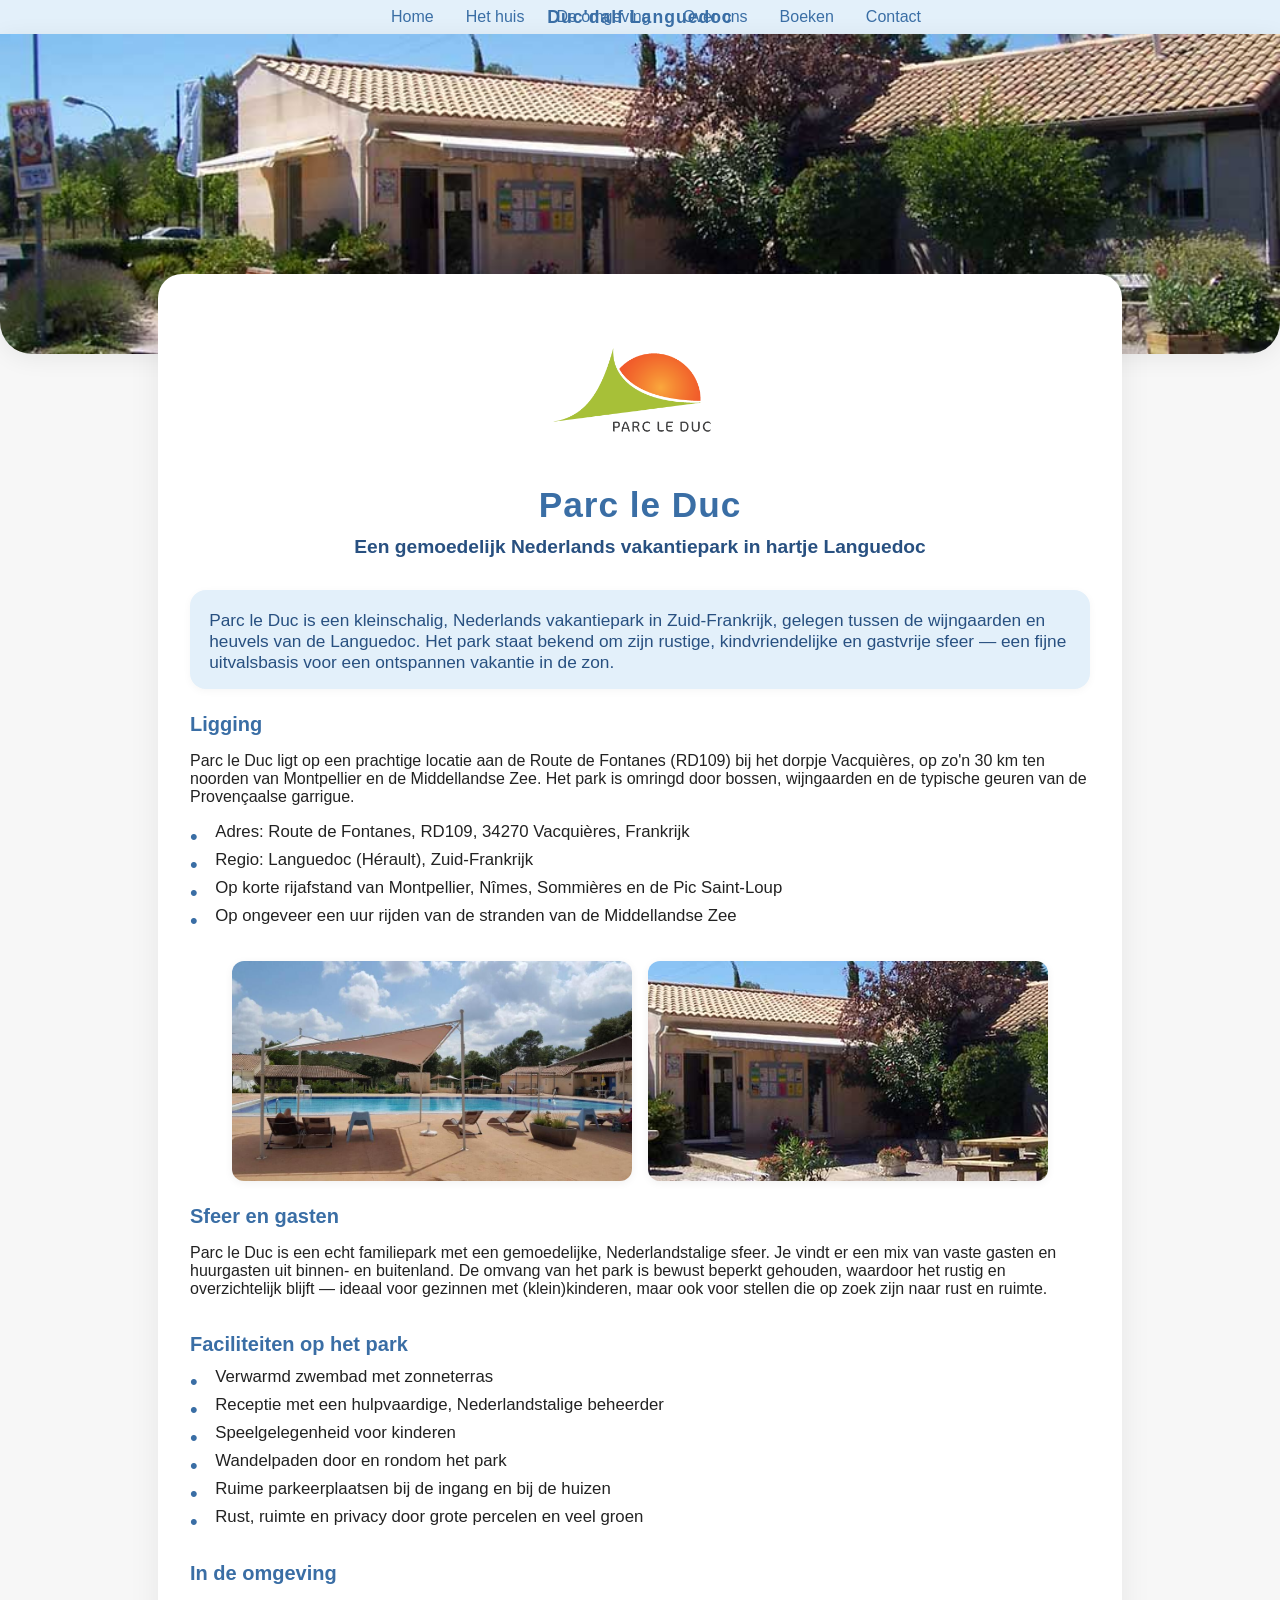
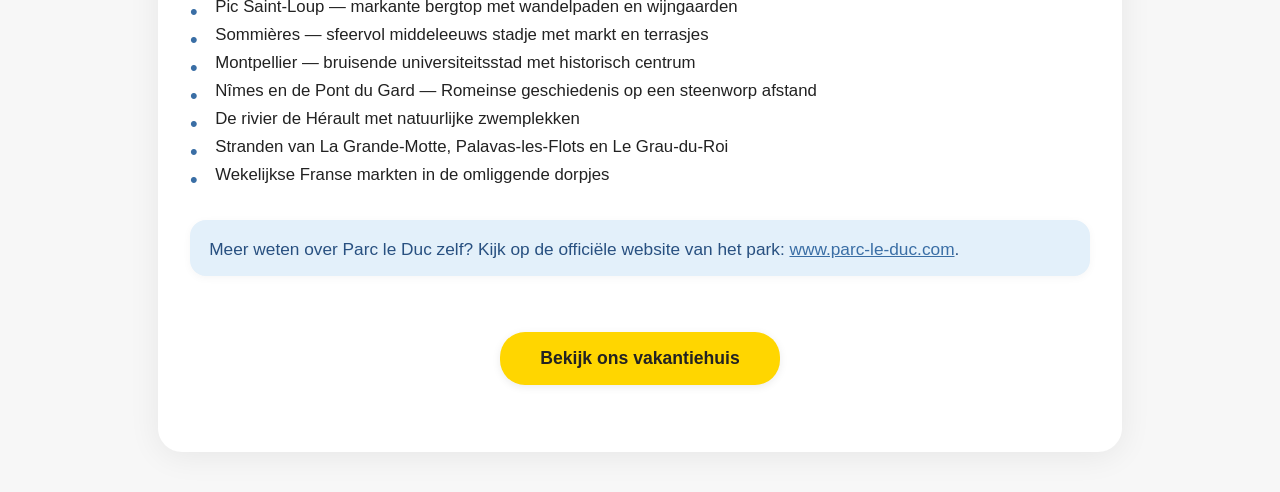
<file: parcleduc.html>
<!DOCTYPE html>
<html lang="nl">
<head>
  <meta charset="UTF-8">
  <meta name="viewport" content="width=device-width, initial-scale=1.0">
  <title>Parc le Duc | Duc'dalf Languedoc</title>
  <link rel="icon" href="/Huis1.jpg" type="image/jpeg">
  <link rel="apple-touch-icon" href="/Huis1.jpg">
  <style>
    body {
      font-family: 'Segoe UI', Tahoma, Geneva, Verdana, sans-serif;
      background: #f7f7f7;
      color: #222;
      margin: 0;
      padding: 0;
    }
    .hero-image {
      width: 100vw;
      max-height: 340px;
      object-fit: cover;
      display: block;
      margin: 0 auto;
      border-bottom-left-radius: 32px;
      border-bottom-right-radius: 32px;
      box-shadow: 0 4px 24px rgba(0,0,0,0.07);
    }
    .main-content {
      max-width: 900px;
      margin: -80px auto 2.5rem auto;
      background: #fff;
      border-radius: 24px;
      box-shadow: 0 4px 32px rgba(0,0,0,0.07);
      padding: 2.5rem 2rem 2rem 2rem;
      position: relative;
      z-index: 2;
    }
    .page-logo {
      display: block;
      max-width: 220px;
      width: 60%;
      height: auto;
      margin: 0 auto 1rem auto;
    }
    .pld-title {
      color: #3a6ea5;
      font-size: 2.2rem;
      font-weight: bold;
      margin-bottom: 0.7rem;
      text-align: center;
      letter-spacing: 1px;
    }
    .subtitle {
      color: #285080;
      font-size: 1.2rem;
      text-align: center;
      margin-bottom: 2rem;
    }
    .section {
      margin-bottom: 2.2rem;
    }
    .section-title {
      color: #3a6ea5;
      font-size: 1.25rem;
      font-weight: bold;
      margin-bottom: 0.7rem;
      margin-top: 1.5rem;
    }
    ul.bullet-list {
      list-style: none;
      padding: 0;
      margin: 0 0 1.2rem 0;
    }
    ul.bullet-list li {
      margin-bottom: 0.5rem;
      padding-left: 1.5em;
      position: relative;
      font-size: 1.05rem;
    }
    ul.bullet-list li:before {
      content: '\2022';
      color: #3a6ea5;
      position: absolute;
      left: 0;
      font-size: 1.3em;
      top: 0.1em;
    }
    .info-block {
      background: #e3f0fa;
      border-radius: 16px;
      padding: 1.2rem 1.2rem 1rem 1.2rem;
      color: #285080;
      font-size: 1.08rem;
      margin-bottom: 1.5rem;
      box-shadow: 0 2px 8px rgba(0,0,0,0.04);
    }
    .image-row {
      display: flex;
      gap: 1rem;
      flex-wrap: wrap;
      justify-content: center;
      margin: 1rem 0 1.5rem 0;
    }
    .image-row img {
      width: calc(50% - 0.5rem);
      max-width: 400px;
      height: 220px;
      object-fit: cover;
      border-radius: 12px;
      box-shadow: 0 2px 8px rgba(0,0,0,0.06);
    }
    .boek-btn {
      display: inline-block;
      background: #ffd600;
      color: #222;
      font-weight: bold;
      font-size: 1.1rem;
      border: none;
      border-radius: 25px;
      padding: 1rem 2.5rem;
      margin: 2rem auto 0 auto;
      box-shadow: 0 2px 8px rgba(0,0,0,0.08);
      text-decoration: none;
      transition: background 0.2s;
      cursor: pointer;
      text-align: center;
    }
    .boek-btn:hover {
      background: #ffe066;
    }
    .ext-link {
      color: #3a6ea5;
      text-decoration: underline;
    }
    nav {
      background: #e3f0fa;
      padding: 0.5rem 0;
      box-shadow: 0 2px 8px rgba(0,0,0,0.03);
    }
    .nav-container {
      max-width: 1100px;
      margin: 0 auto;
      display: flex;
      align-items: center;
      justify-content: center;
      padding: 0 1rem;
      position: relative;
    }
    .nav-links {
      display: flex;
      justify-content: center;
      width: 100%;
    }
    .nav-links a {
      color: #3a6ea5;
      text-decoration: none;
      margin-left: 2rem;
      font-weight: 500;
      transition: color 0.2s;
    }
    .nav-links a:hover {
      color: #285080;
    }
    .hamburger {
      display: none;
      flex-direction: column;
      justify-content: center;
      align-items: center;
      width: 40px;
      height: 40px;
      background: none;
      border: none;
      cursor: pointer;
      margin-right: 1rem;
      z-index: 20;
    }
    .hamburger span {
      display: block;
      width: 28px;
      height: 4px;
      margin: 4px 0;
      background: #3a6ea5;
      border-radius: 2px;
      transition: 0.3s;
    }
    .nav-title-mobile {
      display: none;
      font-size: 1.1rem;
      color: #3a6ea5;
      font-weight: bold;
      white-space: nowrap;
      letter-spacing: 1px;
      text-align: center;
      width: 100%;
      position: absolute;
      left: 0;
      right: 0;
      top: 0;
      height: 100%;
      display: flex;
      align-items: center;
      justify-content: center;
    }
    @media (max-width: 900px) {
      .main-content {
        padding: 1.2rem 0.9rem 1.2rem 0.9rem;
        margin: -40px 0.5rem 1.2rem 0.5rem;
      }
      .pld-title {
        font-size: 1.4rem;
      }
      .hero-image {
        max-height: 180px;
        border-bottom-left-radius: 18px;
        border-bottom-right-radius: 18px;
      }
      .image-row img {
        width: 100%;
        height: 180px;
      }
    }
    @media (max-width: 600px) {
      nav {
        max-width: 600px;
        margin: 0 auto;
      }
      .nav-container {
        max-width: 600px;
        margin: 0 auto;
        justify-content: flex-start;
        padding-left: 0.2rem;
      }
      .nav-title-mobile {
        display: flex;
      }
      .hamburger {
        display: flex;
      }
      .nav-links {
        display: none;
        position: absolute;
        top: 56px;
        left: 0;
        width: 100vw;
        background: #e3f0fa;
        flex-direction: column;
        align-items: center;
        box-shadow: 0 2px 8px rgba(0,0,0,0.03);
        z-index: 10;
      }
      .nav-links.open {
        display: flex;
      }
      .nav-links a {
        margin: 1rem 0;
        font-size: 1.2rem;
      }
    }
  </style>
</head>
<body>
  <nav>
    <div class="nav-container">
      <button class="hamburger" id="hamburgerBtn" aria-label="Menu" aria-expanded="false">
        <span></span><span></span><span></span>
      </button>
      <span class="nav-title-mobile">Duc'dalf Languedoc</span>
      <div class="nav-links" id="navLinks">
        <a href="/">Home</a>
        <a href="/huis/">Het huis</a>
        <a href="/#omgeving">De omgeving</a>
        <a href="/#ons">Over ons</a>
        <a href="/boeken/">Boeken</a>
        <a href="/#contact">Contact</a>
      </div>
    </div>
  </nav>
  <img src="receptie.jpg" alt="Parc le Duc receptie" class="hero-image">
  <div class="main-content">
    <img src="logopld.png" alt="Parc le Duc logo" class="page-logo">
    <div class="pld-title">Parc le Duc</div>
    <div class="subtitle"><strong>Een gemoedelijk Nederlands vakantiepark in hartje Languedoc</strong></div>

    <div class="info-block">
      Parc le Duc is een kleinschalig, Nederlands vakantiepark in Zuid-Frankrijk, gelegen tussen de wijngaarden en heuvels van de Languedoc. Het park staat bekend om zijn rustige, kindvriendelijke en gastvrije sfeer — een fijne uitvalsbasis voor een ontspannen vakantie in de zon.
    </div>

    <div class="section">
      <div class="section-title">Ligging</div>
      <p>
        Parc le Duc ligt op een prachtige locatie aan de Route de Fontanes (RD109) bij het dorpje Vacquières, op zo'n 30 km ten noorden van Montpellier en de Middellandse Zee. Het park is omringd door bossen, wijngaarden en de typische geuren van de Provençaalse garrigue.
      </p>
      <ul class="bullet-list">
        <li>Adres: Route de Fontanes, RD109, 34270 Vacquières, Frankrijk</li>
        <li>Regio: Languedoc (Hérault), Zuid-Frankrijk</li>
        <li>Op korte rijafstand van Montpellier, Nîmes, Sommières en de Pic Saint-Loup</li>
        <li>Op ongeveer een uur rijden van de stranden van de Middellandse Zee</li>
      </ul>
    </div>

    <div class="image-row">
      <img src="zwembad.jpg" alt="Zwembad op Parc le Duc">
      <img src="receptie.jpg" alt="Receptie van Parc le Duc">
    </div>

    <div class="section">
      <div class="section-title">Sfeer en gasten</div>
      <p>
        Parc le Duc is een echt familiepark met een gemoedelijke, Nederlandstalige sfeer. Je vindt er een mix van vaste gasten en huurgasten uit binnen- en buitenland. De omvang van het park is bewust beperkt gehouden, waardoor het rustig en overzichtelijk blijft — ideaal voor gezinnen met (klein)kinderen, maar ook voor stellen die op zoek zijn naar rust en ruimte.
      </p>
    </div>

    <div class="section">
      <div class="section-title">Faciliteiten op het park</div>
      <ul class="bullet-list">
        <li>Verwarmd zwembad met zonneterras</li>
        <li>Receptie met een hulpvaardige, Nederlandstalige beheerder</li>
        <li>Speelgelegenheid voor kinderen</li>
        <li>Wandelpaden door en rondom het park</li>
        <li>Ruime parkeerplaatsen bij de ingang en bij de huizen</li>
        <li>Rust, ruimte en privacy door grote percelen en veel groen</li>
      </ul>
    </div>

    <div class="section">
      <div class="section-title">In de omgeving</div>
      <ul class="bullet-list">
        <li>Pic Saint-Loup &mdash; markante bergtop met wandelpaden en wijngaarden</li>
        <li>Sommières &mdash; sfeervol middeleeuws stadje met markt en terrasjes</li>
        <li>Montpellier &mdash; bruisende universiteitsstad met historisch centrum</li>
        <li>Nîmes en de Pont du Gard &mdash; Romeinse geschiedenis op een steenworp afstand</li>
        <li>De rivier de Hérault met natuurlijke zwemplekken</li>
        <li>Stranden van La Grande-Motte, Palavas-les-Flots en Le Grau-du-Roi</li>
        <li>Wekelijkse Franse markten in de omliggende dorpjes</li>
      </ul>
    </div>

    <div class="info-block">
      Meer weten over Parc le Duc zelf? Kijk op de officiële website van het park: <a href="https://www.parc-le-duc.com/" target="_blank" rel="noopener" class="ext-link">www.parc-le-duc.com</a>.
    </div>

    <div class="section" style="text-align:center;">
      <a href="/huis/" class="boek-btn">Bekijk ons vakantiehuis</a>
    </div>
  </div>
  <script>
    const hamburgerBtn = document.getElementById('hamburgerBtn');
    const navLinks = document.getElementById('navLinks');
    if (hamburgerBtn && navLinks) {
      hamburgerBtn.addEventListener('click', function() {
        navLinks.classList.toggle('open');
        const expanded = hamburgerBtn.getAttribute('aria-expanded') === 'true';
        hamburgerBtn.setAttribute('aria-expanded', !expanded);
      });
      navLinks.querySelectorAll('a').forEach(function(link) {
        link.addEventListener('click', function() {
          if (window.innerWidth <= 600) {
            navLinks.classList.remove('open');
            hamburgerBtn.setAttribute('aria-expanded', false);
          }
        });
      });
    }
  </script>
</body>
</html>
</file>
<file: styles.css>
/* ==========================================================================
   Duc'dalf Languedoc — shared stylesheet
   ========================================================================== */

:root {
  --ground: #FAF6EE;
  --surface: #FFFFFF;
  --surface-warm: #F1E7D3;
  --surface-warm-2: #EADFC7;
  --ink: #3E3628;
  --ink-soft: #6B5F4B;
  --ink-mute: #9C907C;
  --brown: #B49366;
  --brown-deep: #7C6440;
  --brown-soft: #E4D3B4;
  --green: #7F9873;
  --green-deep: #556E4C;
  --green-soft: #CCD6BF;
  --line: rgba(62, 54, 40, 0.14);
  --line-soft: rgba(62, 54, 40, 0.08);
  --shadow-soft: 0 24px 60px -30px rgba(62, 54, 40, 0.22);
  --shadow-nav: 0 1px 0 rgba(62, 54, 40, 0.08);
  --serif: "Fraunces", "Iowan Old Style", Georgia, serif;
  --sans: "Manrope", -apple-system, "Segoe UI", system-ui, sans-serif;
  color-scheme: light;
}

* { box-sizing: border-box; }
html { scroll-behavior: smooth; }

body {
  margin: 0;
  background: var(--ground);
  color: var(--ink);
  font-family: var(--sans);
  font-size: 16.5px;
  line-height: 1.6;
  font-weight: 400;
  -webkit-font-smoothing: antialiased;
  text-rendering: optimizeLegibility;
}

::selection { background: var(--brown); color: #fff; }

a { color: inherit; text-decoration: none; }
img { display: block; max-width: 100%; }

h1, h2, h3, h4 {
  font-family: var(--serif);
  font-weight: 400;
  letter-spacing: -0.01em;
  color: var(--ink);
  margin: 0;
  text-wrap: balance;
  font-variation-settings: "opsz" 96, "SOFT" 40;
}
h1 { font-size: clamp(2.4rem, 5vw, 4.4rem); line-height: 1.05; }
h2 { font-size: clamp(1.8rem, 3.4vw, 2.6rem); line-height: 1.12; }
h3 { font-size: clamp(1.2rem, 1.8vw, 1.5rem); line-height: 1.2; font-weight: 450; }
p  { margin: 0; max-width: 62ch; }

.eyebrow {
  font-family: var(--sans);
  font-size: 0.72rem;
  letter-spacing: 0.24em;
  text-transform: uppercase;
  color: var(--brown-deep);
  font-weight: 600;
}

.container {
  max-width: 1200px;
  margin: 0 auto;
  padding: 0 clamp(1.25rem, 3.5vw, 2.4rem);
}

/* ==========================================================================
   Navigation
   ========================================================================== */

.nav {
  position: fixed;
  inset: 0 0 auto 0;
  z-index: 60;
  background: transparent;
  transition: background 0.3s ease, box-shadow 0.3s ease, color 0.3s ease;
}
.nav.hero-over:not(.solid) {
  background: color-mix(in oklab, var(--ground) 94%, transparent);
  backdrop-filter: saturate(140%) blur(10px);
  -webkit-backdrop-filter: saturate(140%) blur(10px);
  box-shadow: var(--shadow-nav);
}
.nav.solid,
.nav.light {
  background: color-mix(in oklab, var(--ground) 94%, transparent);
  backdrop-filter: saturate(140%) blur(10px);
  -webkit-backdrop-filter: saturate(140%) blur(10px);
  box-shadow: var(--shadow-nav);
}
.nav-inner {
  display: grid;
  grid-template-columns: 1fr auto 1fr;
  align-items: center;
  padding: 1.1rem clamp(1.25rem, 3.5vw, 2.4rem);
  gap: 1.5rem;
  color: var(--ink);
}

.nav-brand {
  font-family: var(--serif);
  font-weight: 500;
  font-size: 1.05rem;
  letter-spacing: 0.14em;
  font-variation-settings: "opsz" 24, "SOFT" 30;
  white-space: nowrap;
}
.nav-brand span { color: var(--brown); font-weight: 300; margin: 0 0.35em; }

.nav-links {
  display: flex;
  gap: 2rem;
  justify-content: center;
  font-size: 0.88rem;
  font-weight: 500;
}
.nav-links a {
  position: relative;
  padding: 0.4rem 0;
  color: inherit;
  opacity: 0.85;
  transition: opacity 0.25s ease;
}
.nav-links a::after {
  content: "";
  position: absolute;
  left: 0;
  right: 100%;
  bottom: 0.05rem;
  height: 1px;
  background: currentColor;
  transition: right 0.3s ease;
  opacity: 0.6;
}
.nav-links a:hover { opacity: 1; }
.nav-links a:hover::after { right: 0; }

.nav-cta-wrap { display: flex; justify-content: flex-end; gap: 0.6rem; }

.hamburger {
  display: none;
  flex-direction: column;
  justify-content: center;
  align-items: center;
  width: 44px;
  height: 44px;
  background: none;
  border: none;
  cursor: pointer;
  padding: 0;
  color: inherit;
}
.hamburger span {
  display: block;
  width: 26px;
  height: 1.5px;
  margin: 3.5px 0;
  background: currentColor;
  transition: 0.3s;
}

/* ==========================================================================
   Buttons
   ========================================================================== */

.btn {
  display: inline-flex;
  align-items: center;
  gap: 0.55rem;
  padding: 0.85rem 1.7rem;
  background: var(--brown);
  color: #fff;
  border: 1px solid var(--brown);
  font-family: var(--sans);
  font-size: 0.78rem;
  font-weight: 600;
  letter-spacing: 0.18em;
  text-transform: uppercase;
  border-radius: 0;
  cursor: pointer;
  transition: background 0.25s ease, color 0.25s ease, border-color 0.25s ease;
  text-align: center;
}
.btn:hover { background: var(--brown-deep); border-color: var(--brown-deep); color: #fff; }
.btn.ghost {
  background: transparent;
  color: var(--brown-deep);
  border-color: var(--brown);
}
.btn.ghost:hover { background: var(--brown); color: #fff; }
.btn.ghost-light {
  background: transparent;
  color: #FAF6EE;
  border-color: rgba(250, 246, 238, 0.7);
}
.btn.ghost-light:hover { background: #FAF6EE; color: var(--ink); border-color: #FAF6EE; }

/* ==========================================================================
   Hero (with photo)
   ========================================================================== */

.hero {
  position: relative;
  height: 86vh;
  min-height: 620px;
  overflow: hidden;
  isolation: isolate;
}
.hero-img {
  position: absolute;
  inset: 0;
  background-size: cover;
  background-position: center;
}
.hero-img::after {
  content: "";
  position: absolute;
  inset: 0;
  background: linear-gradient(
      180deg,
      rgba(250, 246, 238, 0.18) 0%,
      rgba(250, 246, 238, 0.05) 40%,
      rgba(62, 54, 40, 0.12) 100%
    );
  pointer-events: none;
}
.hero-card {
  position: absolute;
  left: clamp(1.25rem, 5vw, 5rem);
  bottom: clamp(1.5rem, 6vh, 4rem);
  background: var(--ground);
  padding: clamp(1.8rem, 3.5vw, 3rem);
  max-width: 560px;
  width: calc(100% - clamp(2.5rem, 10vw, 10rem));
  box-shadow: var(--shadow-soft);
  border-top: 3px solid var(--brown);
  z-index: 2;
}
.hero-card .eyebrow { margin-bottom: 1rem; display: inline-block; }
.hero-card h1 {
  font-variation-settings: "opsz" 144, "SOFT" 50;
  font-weight: 400;
}
.hero-card p {
  margin-top: 1.2rem;
  color: var(--ink-soft);
  max-width: 44ch;
  font-size: 1rem;
  line-height: 1.55;
}
.hero-card .btn { margin-top: 1.8rem; }

/* Compact hero variant (for /huis/) */
.hero.compact {
  height: 68vh;
  min-height: 500px;
}

/* Contain hero variant — photo fills the right half top-to-bottom,
   left side stays cream for the hero-card. */
.hero.contain .hero-img {
  background-size: cover;
  background-repeat: no-repeat;
  background-position: center;
  background-color: var(--surface-warm);
  padding-left: clamp(620px, 50vw, 720px);
}
.hero.contain .hero-img::after { display: none; }

/* Below desktop: stack the hero (photo on top, card below in flow) */
@media (max-width: 900px) {
  .hero {
    height: auto;
    min-height: 0;
    overflow: visible;
  }
  .hero-img {
    position: relative;
    inset: auto;
    width: 100%;
    height: 55vh;
    min-height: 280px;
    padding-left: 0;
  }
  .hero.contain .hero-img {
    background-position: center;
    padding-left: 0;
  }
  .hero-card {
    position: relative;
    left: auto;
    right: auto;
    top: auto;
    bottom: auto;
    margin: -2.5rem 1rem 1.5rem;
    width: auto;
    max-width: none;
    padding: 1.6rem 1.4rem;
  }
}

/* ==========================================================================
   Sections
   ========================================================================== */

section { padding: clamp(4rem, 7.5vw, 6.5rem) 0; }
section.pt-0 { padding-top: 0; }
section.pb-0 { padding-bottom: 0; }
section.warm { background: var(--surface-warm); }

.section-title-row {
  display: grid;
  grid-template-columns: 1fr 1.5fr;
  gap: clamp(2rem, 6vw, 5rem);
  align-items: end;
  margin-bottom: clamp(2rem, 5vw, 3.5rem);
}
@media (max-width: 780px) {
  .section-title-row { grid-template-columns: 1fr; gap: 1rem; }
}
.section-title-row .eyebrow { display: block; margin-bottom: 0.8rem; }

/* ==========================================================================
   Three-card overview (homepage)
   ========================================================================== */

.cards {
  display: grid;
  grid-template-columns: repeat(3, 1fr);
  gap: clamp(1rem, 2vw, 1.8rem);
}
@media (max-width: 900px) { .cards { grid-template-columns: 1fr; } }
.card {
  background: var(--surface);
  border: 1px solid var(--line);
  display: flex;
  flex-direction: column;
  transition: transform 0.3s ease, box-shadow 0.3s ease;
}
.card:hover {
  transform: translateY(-3px);
  box-shadow: var(--shadow-soft);
}
.card-media {
  aspect-ratio: 4 / 3;
  position: relative;
  overflow: hidden;
  background: var(--surface-warm);
}
.card-media img {
  width: 100%;
  height: 100%;
  object-fit: cover;
}
.card-media.logo {
  display: grid;
  place-items: center;
  background: linear-gradient(135deg, #FBF6EA 0%, #F0E5CE 100%);
  padding: 1.5rem;
}
.card-media.logo img { max-height: 70%; max-width: 70%; object-fit: contain; }
.card-body {
  padding: 1.6rem 1.5rem 1.8rem;
  display: flex;
  flex-direction: column;
  gap: 0.8rem;
  flex: 1;
}
.card-body .eyebrow { color: var(--green-deep); font-size: 0.66rem; }
.card-body h3 { color: var(--ink); font-weight: 500; }
.card-body p {
  color: var(--ink-soft);
  font-size: 0.95rem;
  line-height: 1.55;
  flex: 1;
}
.card-link {
  font-family: var(--sans);
  font-size: 0.75rem;
  font-weight: 600;
  letter-spacing: 0.18em;
  text-transform: uppercase;
  color: var(--brown-deep);
  display: inline-flex;
  align-items: center;
  gap: 0.4rem;
  margin-top: 0.4rem;
}
.card-link::after {
  content: "→";
  transition: transform 0.25s ease;
}
.card:hover .card-link::after { transform: translateX(4px); }

/* ==========================================================================
   Split (image + text)
   ========================================================================== */

.split {
  display: grid;
  grid-template-columns: 1fr 1fr;
  gap: clamp(2rem, 5vw, 5rem);
  align-items: start;
}
@media (max-width: 900px) { .split { grid-template-columns: 1fr; } }

.split-media {
  position: relative;
  aspect-ratio: 4 / 5;
  overflow: hidden;
  background: var(--surface-warm);
}
.split-media img {
  width: 100%;
  height: 100%;
  object-fit: cover;
}
.split-media.sticky {
  position: sticky;
  top: 5rem;
}
@media (max-width: 900px) { .split-media.sticky { position: static; } }

/* ==========================================================================
   Content blocks
   ========================================================================== */

.info-callout {
  background: var(--surface-warm);
  padding: 1.6rem 1.7rem;
  border-left: 3px solid var(--brown);
  color: var(--ink);
  font-size: 1.02rem;
  line-height: 1.65;
  margin-bottom: 2rem;
}

.prose p + p { margin-top: 1rem; }
.prose p {
  color: var(--ink-soft);
  font-size: 1rem;
  line-height: 1.7;
  max-width: none;
}
.prose .lede {
  font-family: var(--serif);
  font-size: 1.6rem;
  color: var(--green-deep);
  display: block;
  margin-bottom: 0.6rem;
  font-weight: 400;
  line-height: 1.25;
  font-variation-settings: "opsz" 72;
  font-style: italic;
}

.subsection { margin-top: 2.5rem; }
.subsection-title {
  font-family: var(--serif);
  font-size: 1.3rem;
  color: var(--ink);
  font-weight: 500;
  margin-bottom: 1.1rem;
}

.feature-list {
  list-style: none;
  padding: 0;
  margin: 0;
  display: grid;
  grid-template-columns: 1fr;
  gap: 0.6rem;
}
.feature-list li {
  font-size: 0.98rem;
  padding-left: 1.6rem;
  position: relative;
  color: var(--ink-soft);
  line-height: 1.55;
}
.feature-list li::before {
  content: "";
  position: absolute;
  left: 0;
  top: 0.65em;
  width: 0.85rem;
  height: 1px;
  background: var(--green);
}

/* ==========================================================================
   Photo gallery + lightbox
   ========================================================================== */

.gallery {
  display: grid;
  grid-template-columns: repeat(4, 1fr);
  gap: 0.9rem;
}
.gallery .cell {
  position: relative;
  overflow: hidden;
  cursor: zoom-in;
  background: var(--surface-warm);
  aspect-ratio: 4 / 3;
}
.gallery .cell img {
  width: 100%;
  height: 100%;
  object-fit: contain;
  transition: transform 0.6s cubic-bezier(0.2, 0.7, 0.2, 1);
}
.gallery .cell:hover img { transform: scale(1.03); }
@media (max-width: 900px) {
  .gallery { grid-template-columns: repeat(3, 1fr); gap: 0.6rem; }
}
@media (max-width: 600px) {
  .gallery { grid-template-columns: repeat(2, 1fr); }
}

#lightbox {
  display: none;
  position: fixed;
  inset: 0;
  background: rgba(30, 25, 18, 0.9);
  z-index: 9999;
  align-items: center;
  justify-content: center;
  cursor: zoom-out;
  padding: 2rem;
  box-sizing: border-box;
}
#lightbox.open { display: flex; }
#lightbox img {
  max-width: 100%;
  max-height: 100%;
  box-shadow: 0 4px 24px rgba(0, 0, 0, 0.4);
}
#lightbox .close-x {
  position: absolute;
  top: 1rem;
  right: 1.4rem;
  color: #FAF6EE;
  font-size: 2.2rem;
  font-weight: 300;
  cursor: pointer;
  line-height: 1;
  user-select: none;
  font-family: var(--serif);
}

/* ==========================================================================
   Prijzen
   ========================================================================== */

.prijzen {
  display: grid;
  grid-template-columns: 2fr 3fr;
  gap: clamp(2rem, 5vw, 5rem);
  align-items: start;
}
@media (max-width: 900px) { .prijzen { grid-template-columns: 1fr; } }

.price-list { list-style: none; padding: 0; margin: 0; }
.price-list li {
  display: grid;
  grid-template-columns: 1fr auto;
  align-items: baseline;
  gap: 1rem;
  padding: 1.4rem 0;
  border-top: 1px solid var(--line);
  font-variant-numeric: tabular-nums;
}
.price-list li:last-child { border-bottom: 1px solid var(--line); }
.price-list .period {
  font-family: var(--serif);
  font-size: 1.35rem;
  font-weight: 500;
  color: var(--ink);
}
.price-list .period span {
  display: block;
  font-family: var(--sans);
  font-size: 0.85rem;
  color: var(--ink-mute);
  font-weight: 400;
  margin-top: 0.3rem;
  letter-spacing: 0;
}
.price-notes .footnote {
  display: block;
  margin-top: 1.2rem;
  padding-top: 1rem;
  border-top: 1px solid var(--line-soft);
  font-size: 0.85rem;
  color: var(--ink-soft);
  font-style: italic;
}
.price-list .amount {
  font-family: var(--serif);
  font-size: 1.6rem;
  color: var(--brown-deep);
  font-variation-settings: "opsz" 72;
}
.price-notes {
  background: var(--surface-warm);
  padding: 1.6rem 1.7rem;
  border-left: 3px solid var(--green);
  color: var(--ink);
  font-size: 0.98rem;
  line-height: 1.7;
}

/* ==========================================================================
   Adres + Contact
   ========================================================================== */

.adres-grid {
  display: grid;
  grid-template-columns: 1fr 1.4fr;
  gap: clamp(2rem, 5vw, 4rem);
  align-items: start;
}
@media (max-width: 900px) { .adres-grid { grid-template-columns: 1fr; } }

.adres-block .label,
.contact-form-block .label {
  font-family: var(--sans);
  font-size: 0.7rem;
  letter-spacing: 0.22em;
  text-transform: uppercase;
  color: var(--brown-deep);
  margin-bottom: 0.8rem;
  font-weight: 600;
}
.adres-block address {
  font-style: normal;
  font-family: var(--serif);
  font-size: 1.2rem;
  line-height: 1.6;
  color: var(--ink);
}
.adres-block small {
  display: block;
  color: var(--ink-soft);
  font-size: 0.9rem;
  margin-top: 1.2rem;
  max-width: 40ch;
  line-height: 1.55;
}
.adres-block iframe {
  width: 100%;
  height: 260px;
  border: none;
  margin-top: 1.4rem;
  filter: saturate(0.85);
}

.contact-form-block {
  background: var(--surface);
  padding: clamp(1.6rem, 3vw, 2.4rem);
  border: 1px solid var(--line);
}
.form-row { display: grid; gap: 0.4rem; margin-bottom: 1.2rem; }
.form-row label {
  font-family: var(--sans);
  font-size: 0.68rem;
  letter-spacing: 0.18em;
  text-transform: uppercase;
  color: var(--ink-mute);
  font-weight: 600;
}
.form-row input,
.form-row textarea,
.form-row select {
  background: transparent;
  border: 0;
  border-bottom: 1px solid var(--line);
  padding: 0.6rem 0;
  font-family: var(--sans);
  font-size: 1rem;
  color: var(--ink);
  outline: none;
  resize: vertical;
  width: 100%;
}
.form-row input:focus,
.form-row textarea:focus,
.form-row select:focus { border-bottom-color: var(--brown); }
.form-row input::placeholder,
.form-row textarea::placeholder { color: var(--ink-mute); }
.required { color: #a44b3c; margin-left: 2px; }

/* ==========================================================================
   Boeken (calendar + form)
   ========================================================================== */

.boeken-grid {
  display: grid;
  grid-template-columns: 1fr 1.3fr;
  gap: clamp(2rem, 4vw, 3.5rem);
  align-items: start;
}
@media (max-width: 900px) { .boeken-grid { grid-template-columns: 1fr; } }
.calendar-frame {
  background: var(--surface);
  border: 1px solid var(--line);
  padding: 0.5rem;
}
.calendar-frame iframe {
  width: 100%;
  height: 620px;
  border: 0;
  display: block;
}
@media (max-width: 900px) { .calendar-frame iframe { height: 520px; } }

/* ==========================================================================
   Aanmeldingsformulier (long registration form)
   ========================================================================== */

.form-wide {
  background: var(--surface);
  border: 1px solid var(--line);
  padding: clamp(1.6rem, 3.5vw, 3rem);
}
.form-wide h2 {
  font-family: var(--serif);
  font-size: 1.3rem;
  font-weight: 500;
  color: var(--ink);
  margin: 2rem 0 1rem;
  padding-bottom: 0.7rem;
  border-bottom: 1px solid var(--line);
}
.form-wide h2:first-of-type { margin-top: 0.4rem; }
.grid-2 {
  display: grid;
  grid-template-columns: repeat(auto-fit, minmax(240px, 1fr));
  gap: 1rem 1.4rem;
}
.grid-3 {
  display: grid;
  grid-template-columns: repeat(auto-fit, minmax(220px, 1fr));
  gap: 1.2rem;
  margin-top: 0.6rem;
}
.person-block {
  border: 1px solid var(--line);
  padding: 1.2rem 1.2rem 0.4rem;
  background: var(--surface-warm);
}
.person-block h3 {
  font-family: var(--serif);
  font-size: 1.05rem;
  color: var(--green-deep);
  margin: 0 0 0.7rem;
  font-weight: 500;
}

/* ==========================================================================
   Thank-you (bedankt / contact / aanmeldingvoltooid)
   ========================================================================== */

.thanks-wrap {
  min-height: 100vh;
  display: flex;
  align-items: center;
  justify-content: center;
  padding: clamp(5rem, 12vh, 8rem) 1.5rem 3rem;
}
.thanks-box {
  background: var(--surface);
  border: 1px solid var(--line);
  padding: clamp(2rem, 4vw, 3rem);
  text-align: center;
  max-width: 480px;
  width: 100%;
  border-top: 3px solid var(--brown);
}
.thanks-box .eyebrow { display: block; margin-bottom: 1rem; color: var(--green-deep); }
.thanks-box h1 {
  font-size: clamp(1.6rem, 3vw, 2.2rem);
  font-weight: 500;
  color: var(--ink);
  margin-bottom: 1rem;
}
.thanks-box p {
  color: var(--ink-soft);
  margin: 0 auto 1rem;
  max-width: 42ch;
  font-size: 0.98rem;
  line-height: 1.6;
}
.thanks-box a { color: var(--brown-deep); border-bottom: 1px solid currentColor; }
.thanks-box a:hover { color: var(--ink); }

/* ==========================================================================
   Footer
   ========================================================================== */

footer {
  background: var(--ground);
  color: var(--ink-soft);
  padding: 3rem 0 2.5rem;
  border-top: 1px solid var(--line-soft);
  margin-top: 4rem;
}
footer .container {
  display: flex;
  justify-content: space-between;
  align-items: center;
  flex-wrap: wrap;
  gap: 1rem;
  font-size: 0.82rem;
  letter-spacing: 0.06em;
}
footer .brand {
  font-family: var(--serif);
  font-weight: 500;
  font-size: 1.05rem;
  letter-spacing: 0.14em;
  color: var(--ink);
}
footer .brand span { color: var(--brown); font-weight: 300; margin: 0 0.35em; }
footer .footer-link { color: inherit; text-decoration: none; border-bottom: 1px solid transparent; transition: border-color 0.2s, color 0.2s; }
footer .footer-link:hover { color: var(--brown-deep); border-bottom-color: var(--brown); }
footer .footer-sep { margin: 0 0.6em; opacity: 0.5; }

/* Privacy / long-form content */
.privacy-content { max-width: 68ch; }
.privacy-content .subsection:first-child { margin-top: 0; }
.privacy-content .subsection-title { color: var(--brown-deep); }
.privacy-content .prose a { color: var(--green-deep); border-bottom: 1px solid var(--line); transition: border-color 0.2s; }
.privacy-content .prose a:hover { border-bottom-color: var(--green-deep); }

/* ==========================================================================
   Page title band (used on huis, boeken, aanmelden)
   ========================================================================== */

.page-title {
  padding: clamp(7rem, 12vw, 9rem) 0 clamp(2rem, 4vw, 3rem);
  background: var(--surface-warm);
  border-bottom: 1px solid var(--line-soft);
}
.page-title .eyebrow { display: block; margin-bottom: 0.8rem; }
.page-title h1 {
  font-size: clamp(2rem, 4.5vw, 3.6rem);
  font-weight: 400;
  max-width: 22ch;
  margin: 0;
}
.page-title p {
  margin-top: 1rem;
  color: var(--ink-soft);
  font-size: 1.05rem;
  max-width: 52ch;
}

/* ==========================================================================
   Responsive nav (mobile menu)
   ========================================================================== */

@media (max-width: 900px) {
  .nav-inner { grid-template-columns: 1fr auto; }
  .nav-links {
    display: none;
    position: absolute;
    top: 100%;
    left: 0;
    right: 0;
    flex-direction: column;
    align-items: stretch;
    background: color-mix(in oklab, var(--ground) 97%, transparent);
    backdrop-filter: blur(10px);
    padding: 1rem 1.5rem 1.5rem;
    border-top: 1px solid var(--line-soft);
    box-shadow: var(--shadow-soft);
    gap: 0.6rem;
    text-align: center;
    color: var(--ink);
  }
  .nav-links.open { display: flex; }
  .nav-links a { padding: 0.8rem 0; font-size: 1rem; opacity: 1; color: var(--ink); }
  .nav-links a::after { display: none; }
  .nav-cta-wrap { display: none; }
  .hamburger { display: flex; }
}

/* ==========================================================================
   Reduced motion
   ========================================================================== */

@media (prefers-reduced-motion: reduce) {
  *, *::before, *::after {
    transition-duration: 0ms !important;
    animation-duration: 0ms !important;
    scroll-behavior: auto;
  }
}
</file>
